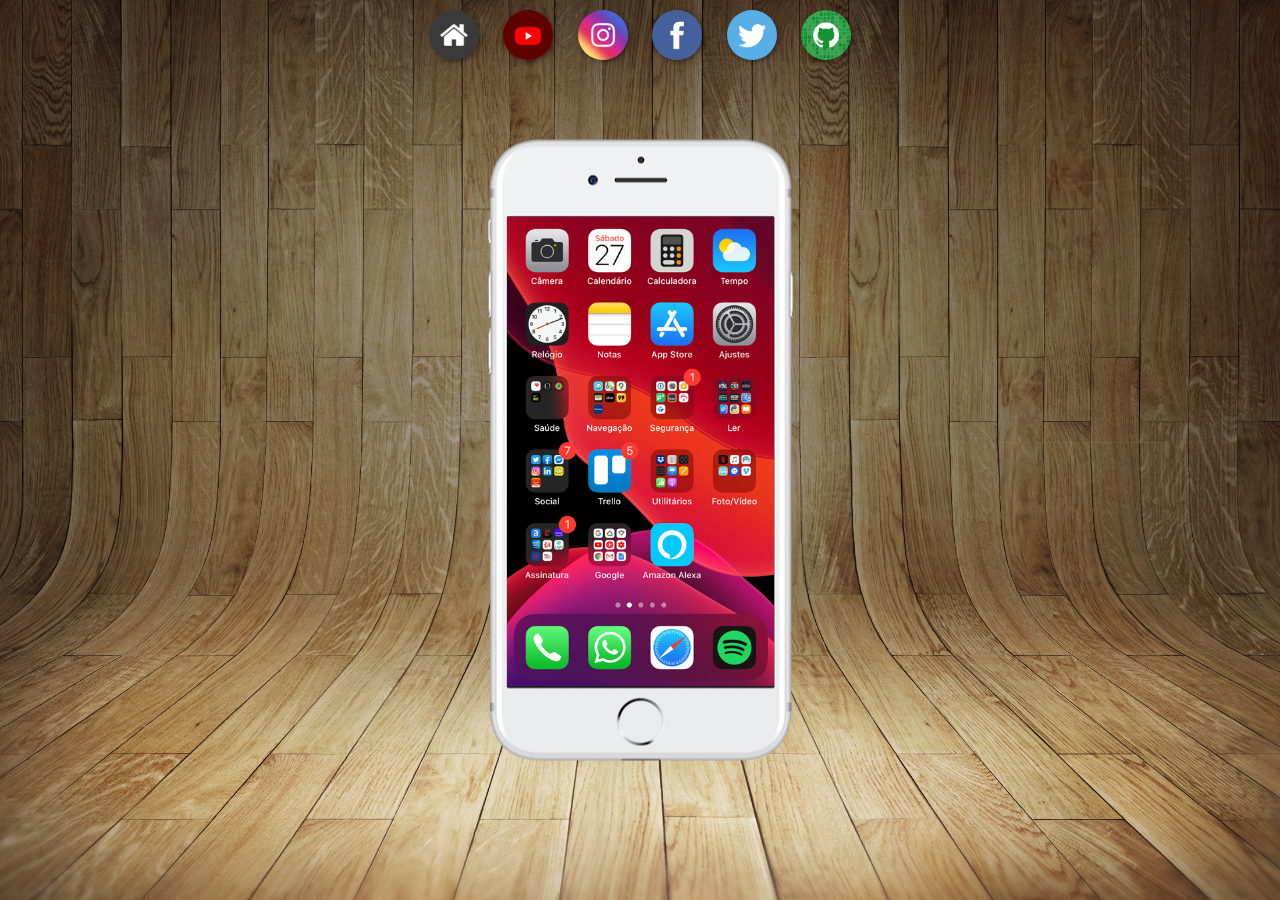
<file: index.html>
<!DOCTYPE html>
<html lang="pt-br">
<head>
    <meta charset="UTF-8">
    <meta http-equiv="X-UA-Compatible" content="IE=edge">
    <meta name="viewport" content="width=device-width, initial-scale=1.0">
    <link rel="stylesheet" href="estilos/styles.css">
    <title>Projeto de Redes Sociais</title>
</head>
<body>
    <main>
        <section id="telefone">
            <iframe src="home.html" name="tela" id="tela" frameborder="0">
                Seu navagador não é compativel com isso
            </iframe>
        </section>
        <section id="redes-sociais">
            <a href="home.html" target="tela"> <img src="imagens/logo-home.jpg" alt="Home"></a>
            <a href="youtube.html" target="tela"> <img src="imagens/logo-youtube.jpg" alt="Youtube"></a>
            <a href="instagram.html" target="tela"><img src="imagens/logo-instagram.jpg" alt="insta"></a>
            <a href="facebook.html" target="tela"><img src="imagens/logo-facebook.jpg" alt="face"></a>
            <a href="twitter.html" target="tela"><img src="imagens/logo-twitter.jpg" alt="twitter"></a>
            <a href="github.html" target="tela"><img src="imagens/logo-github.jpg" alt="github"></a>
        </section>

    </main>
</body>
</html>
</file>
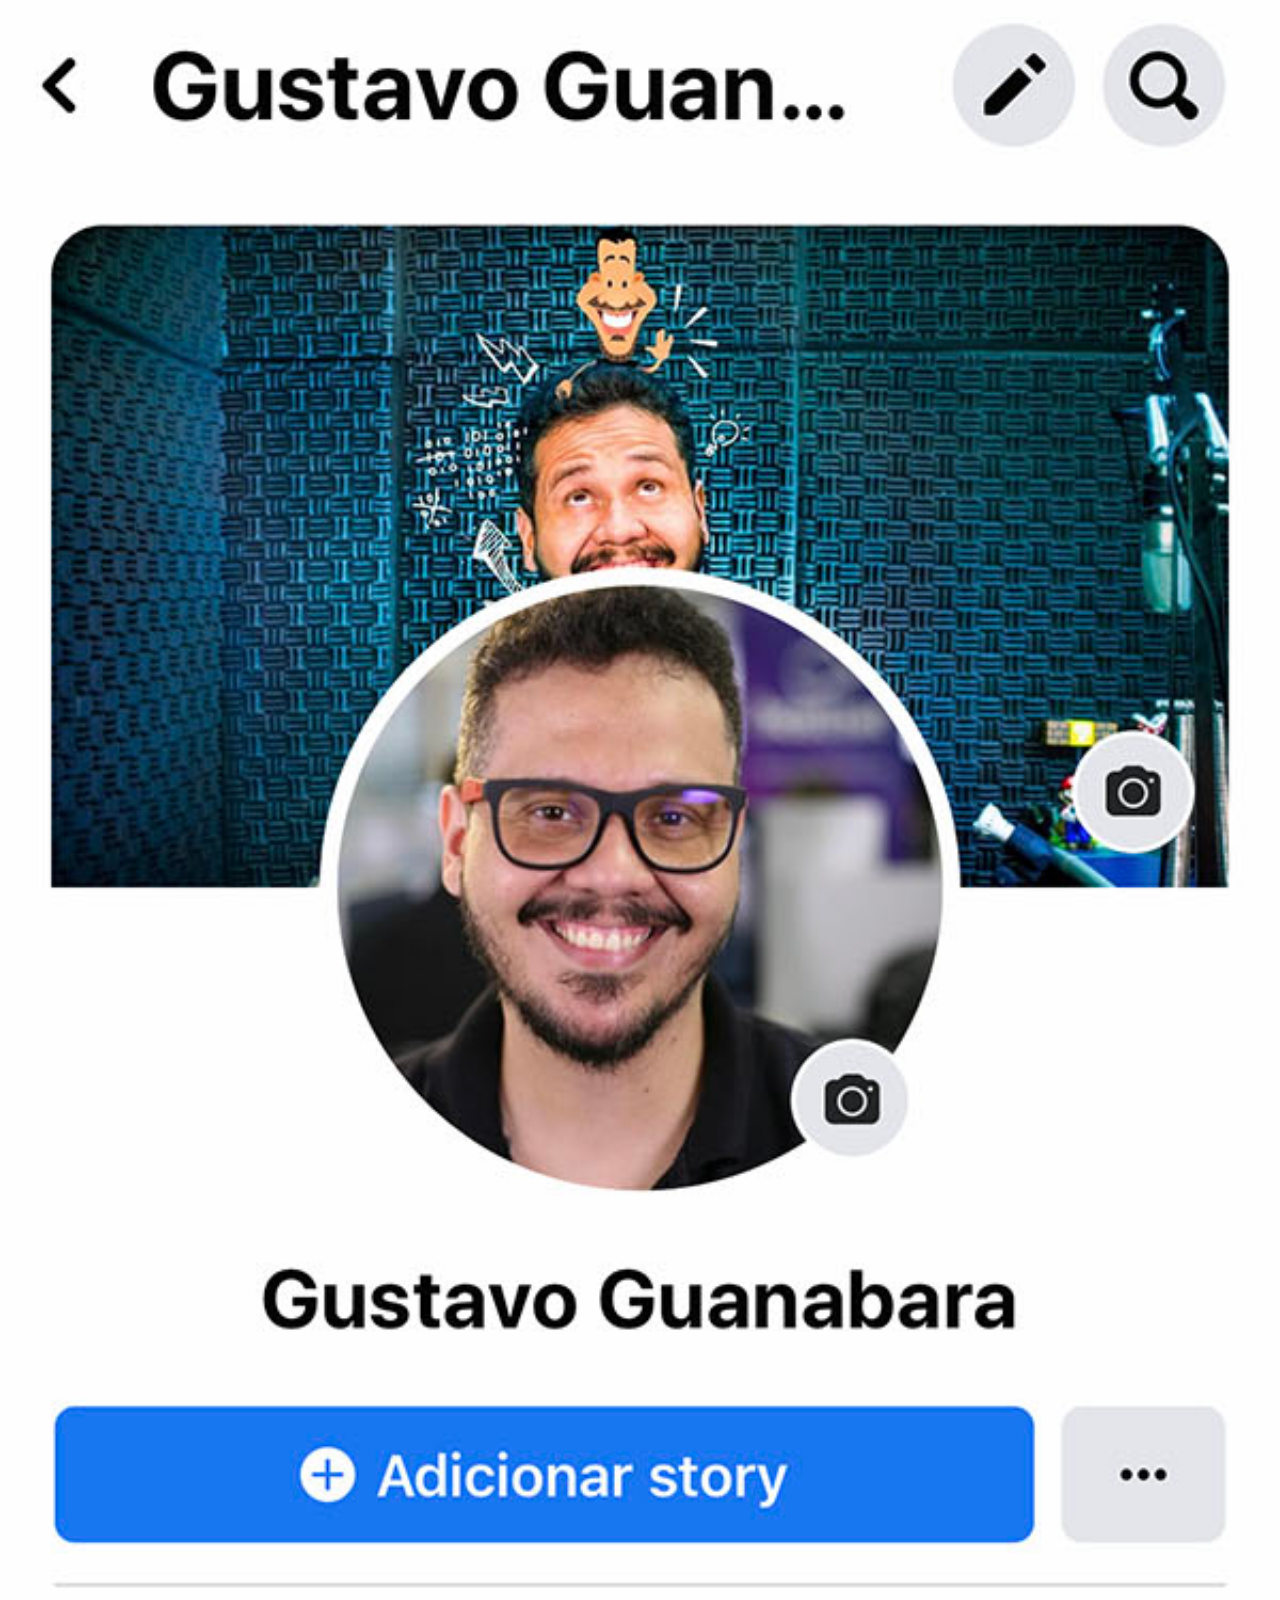
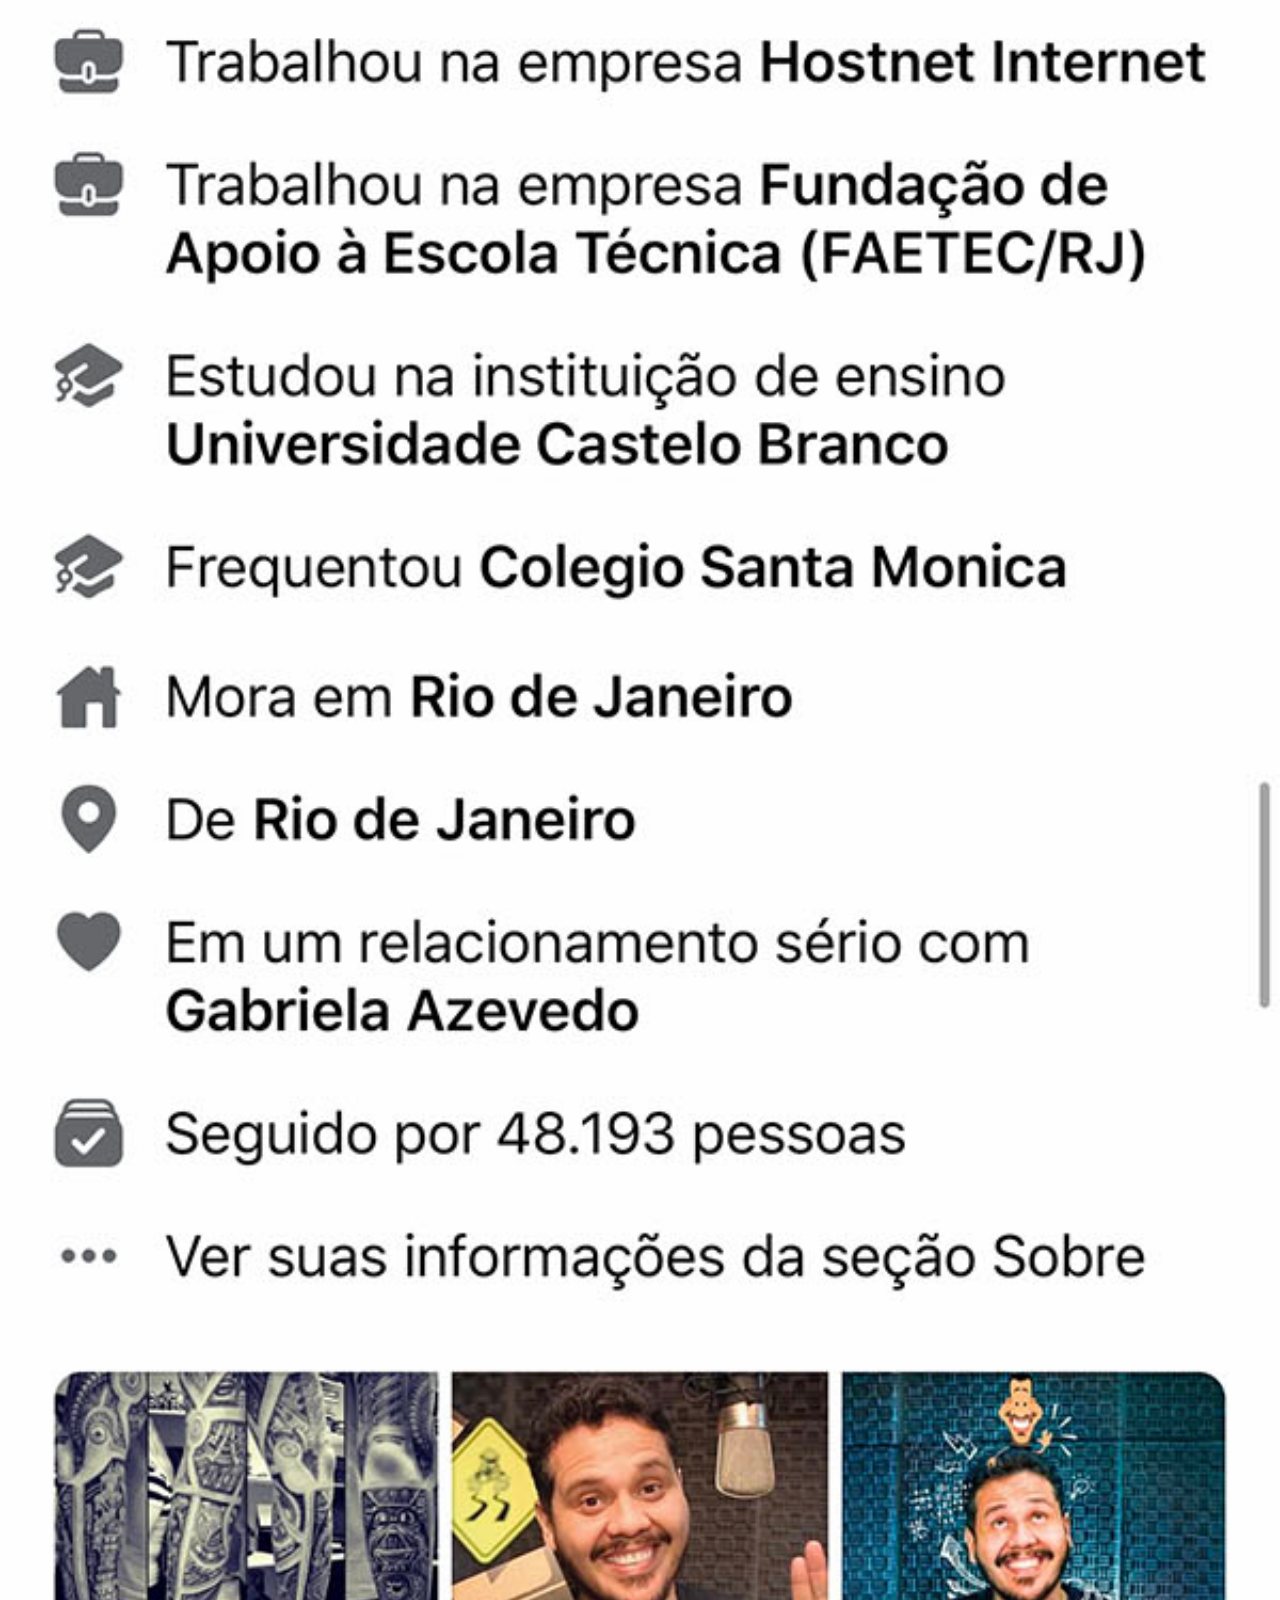
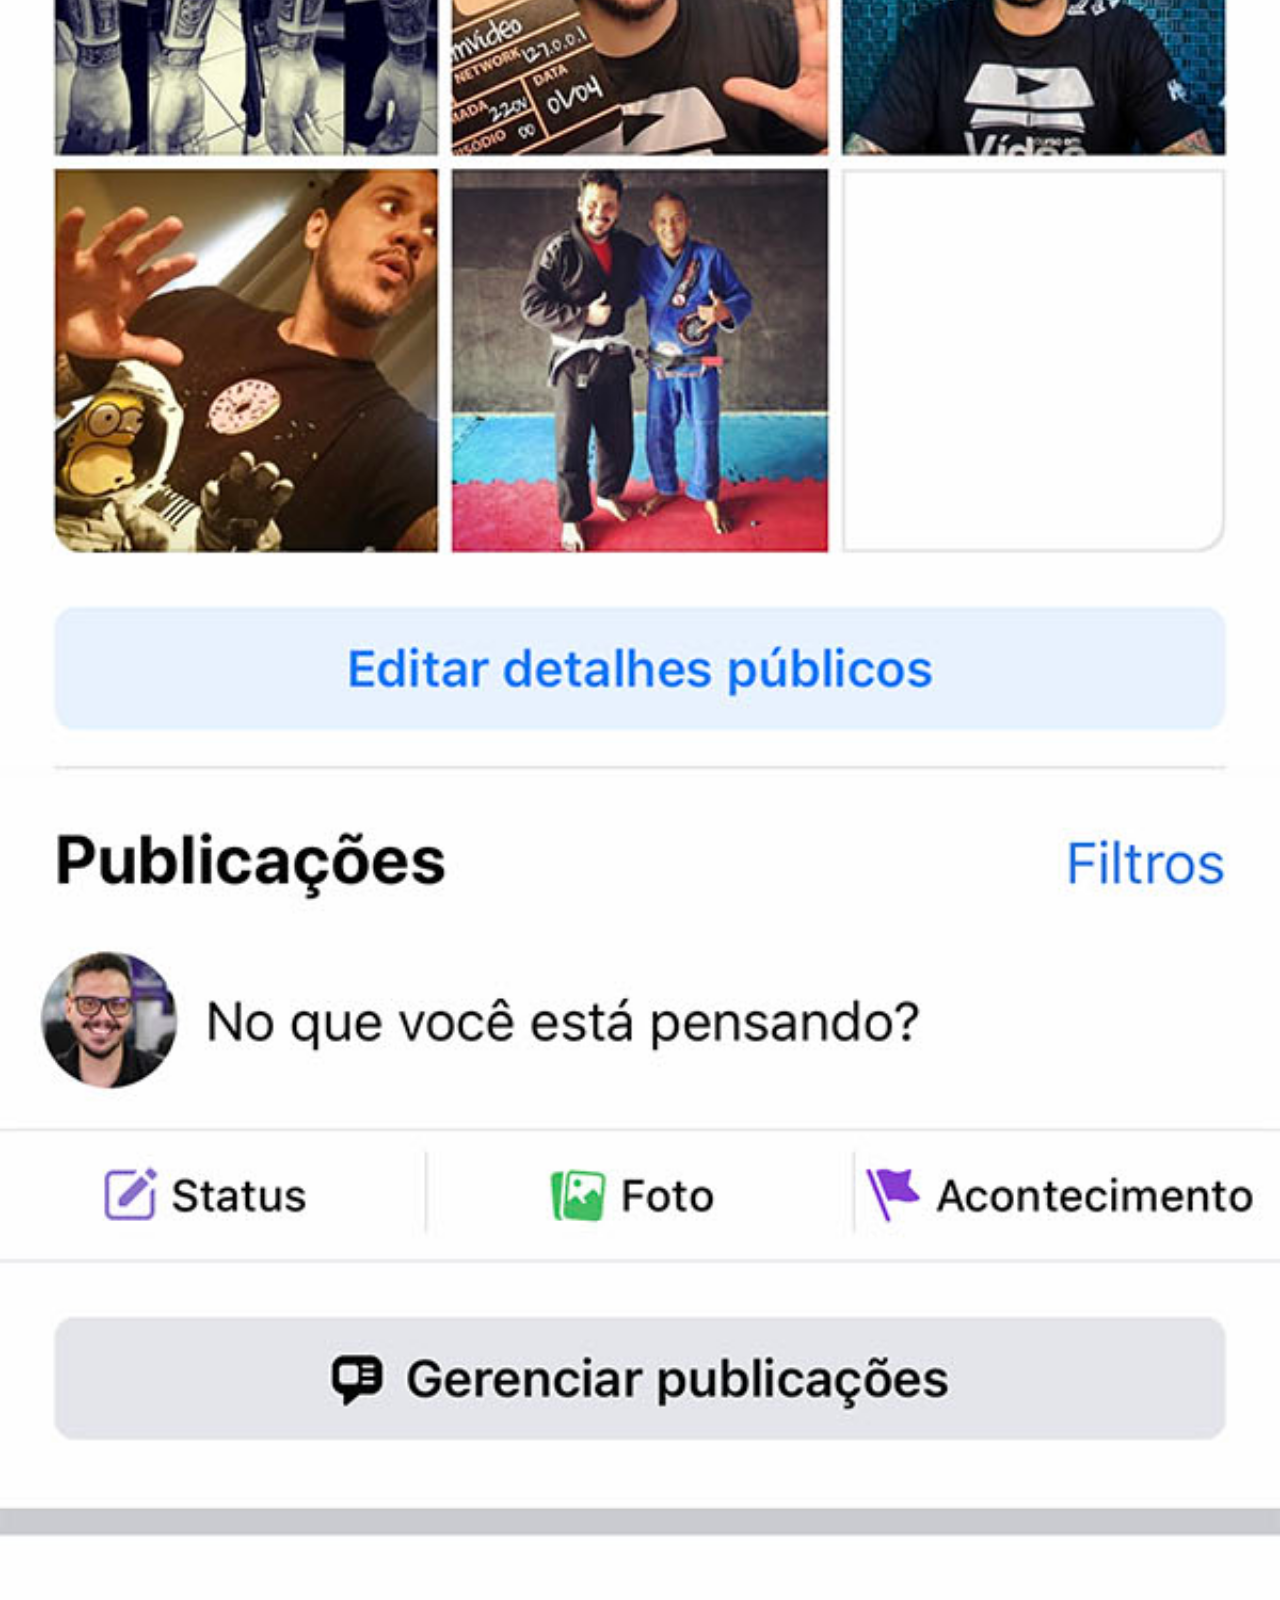
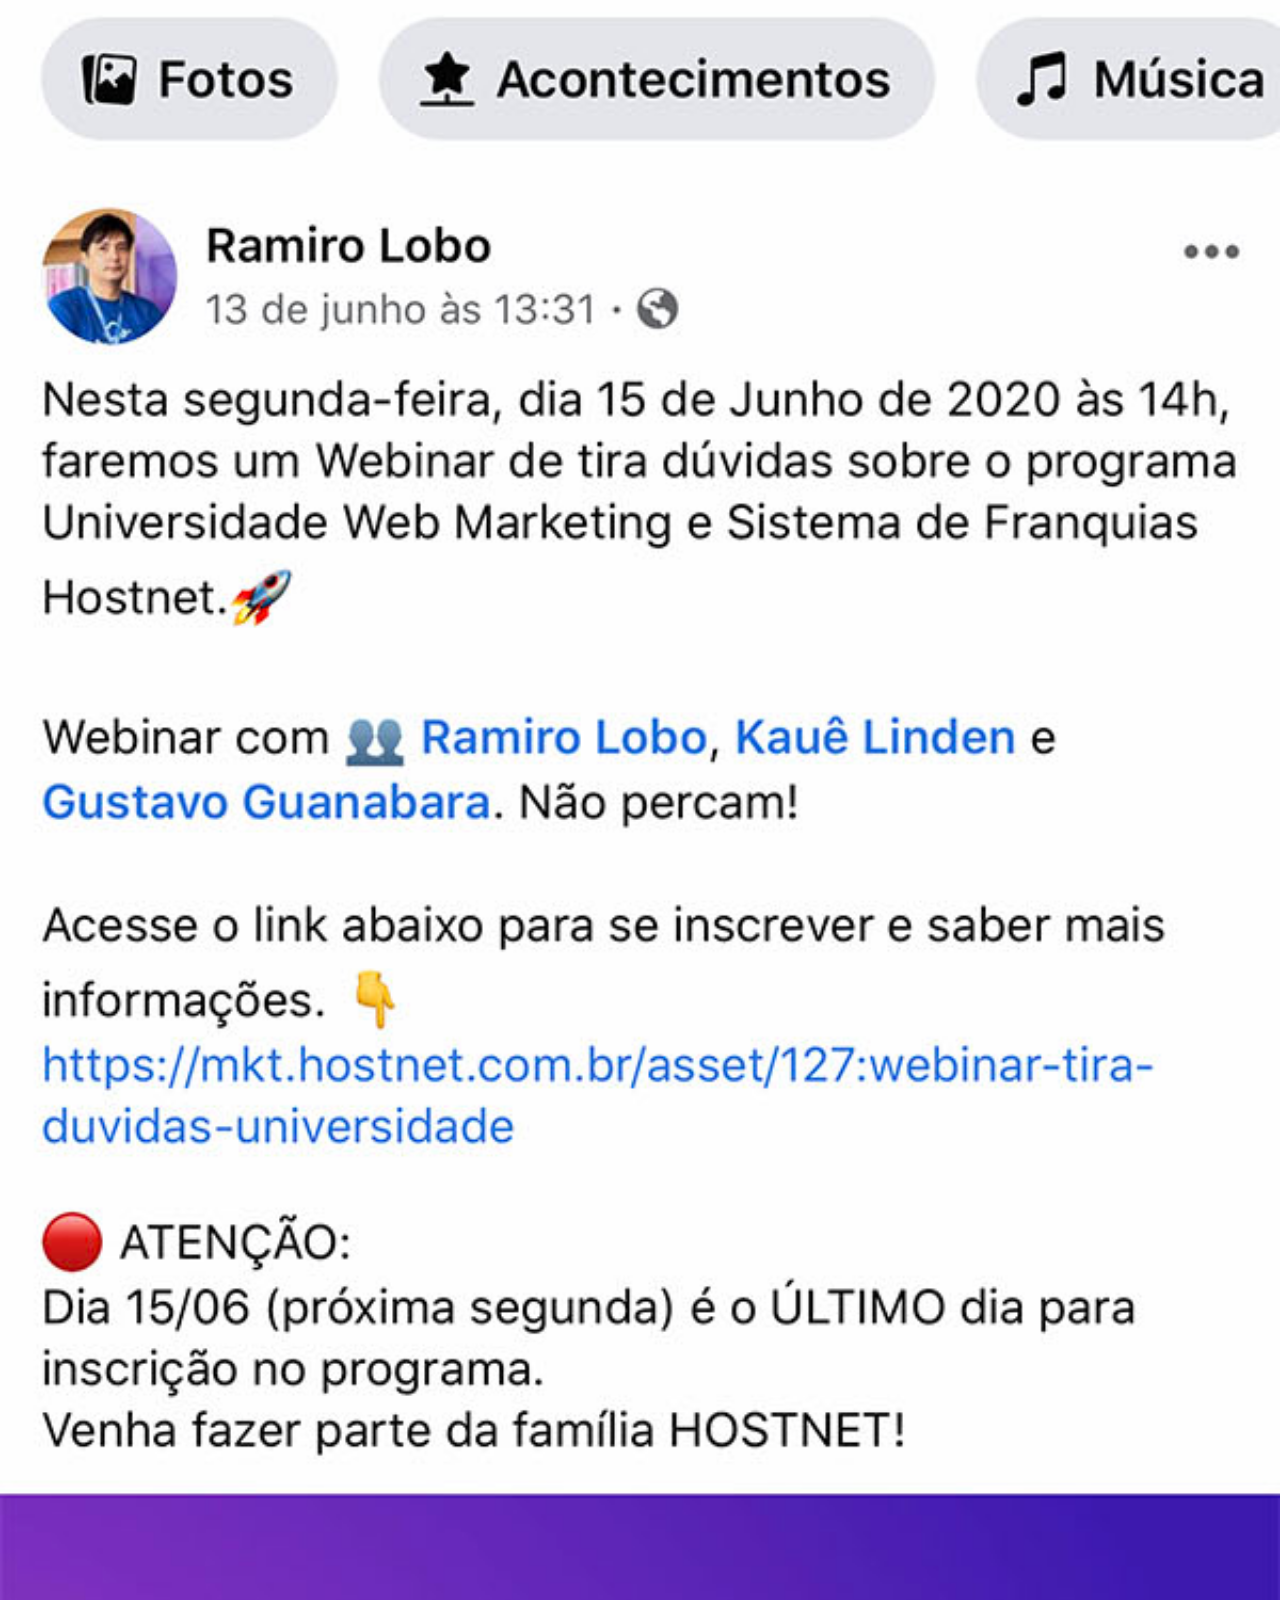
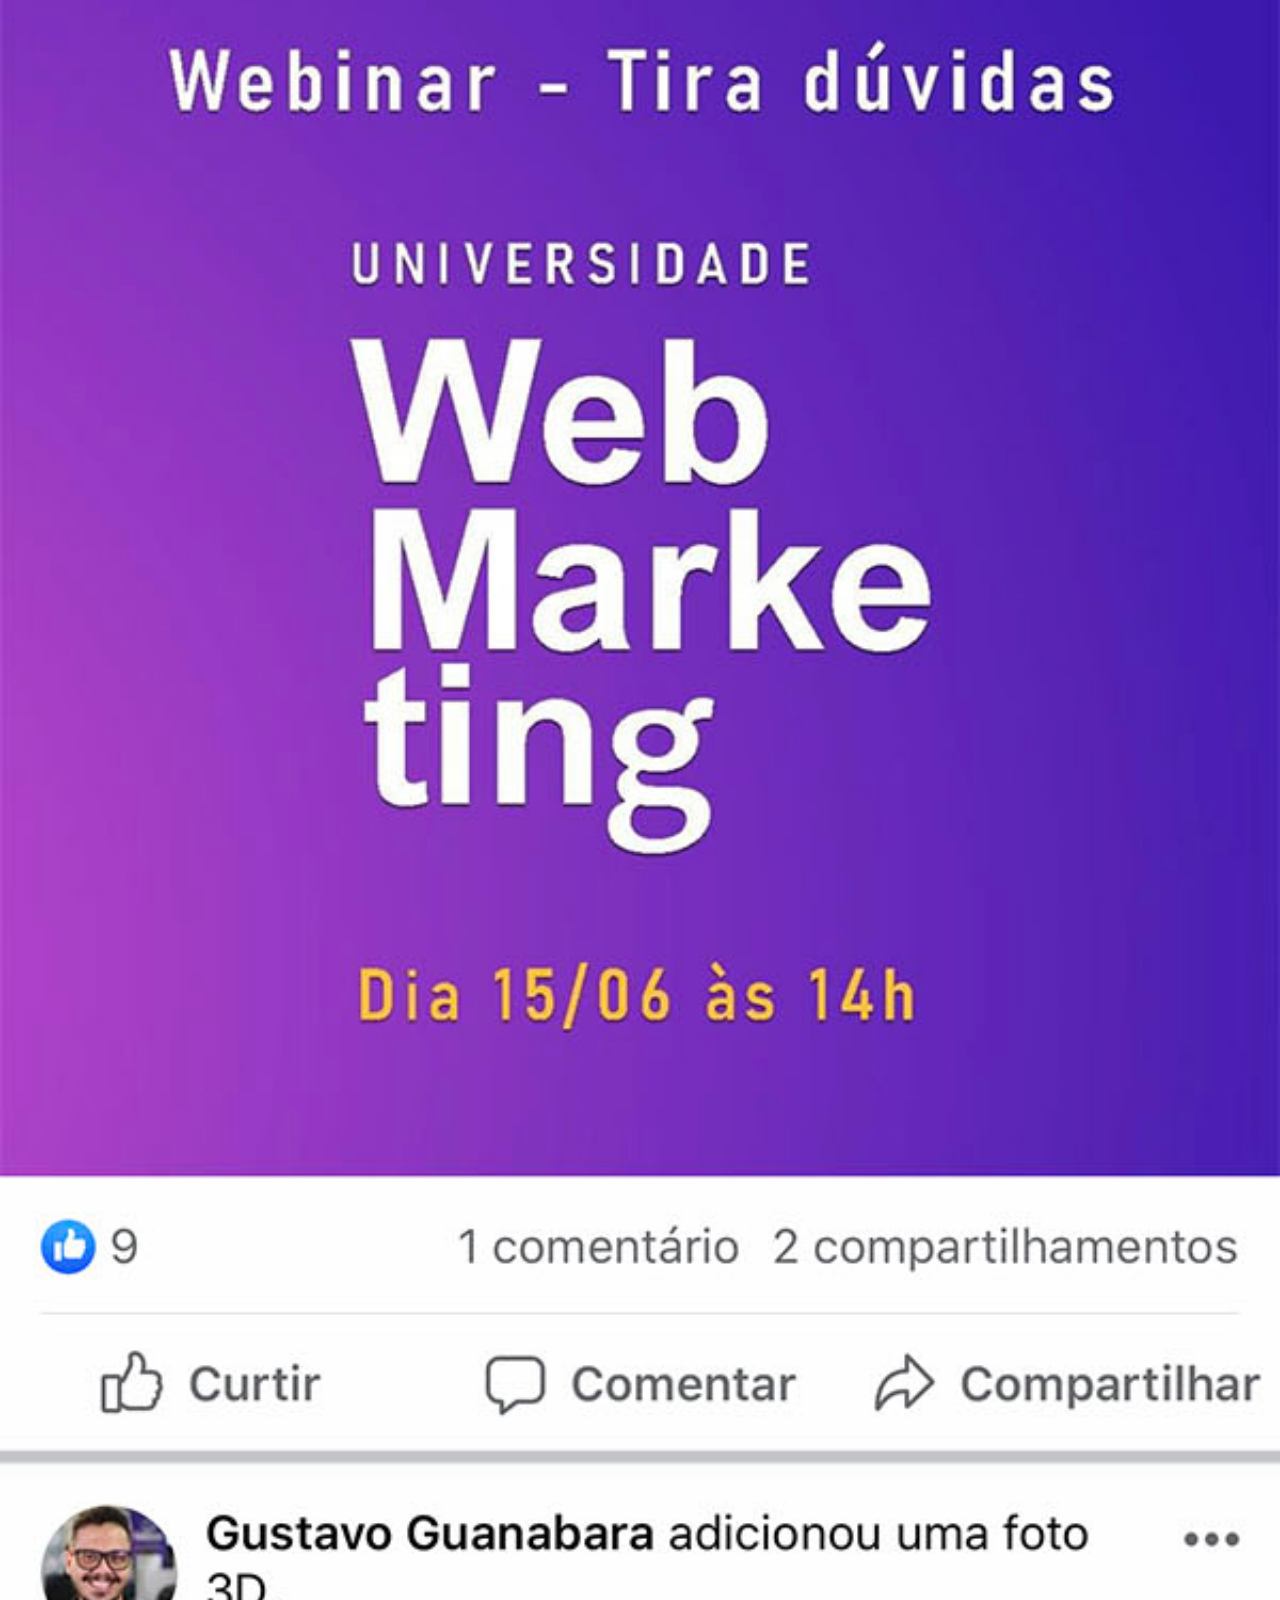
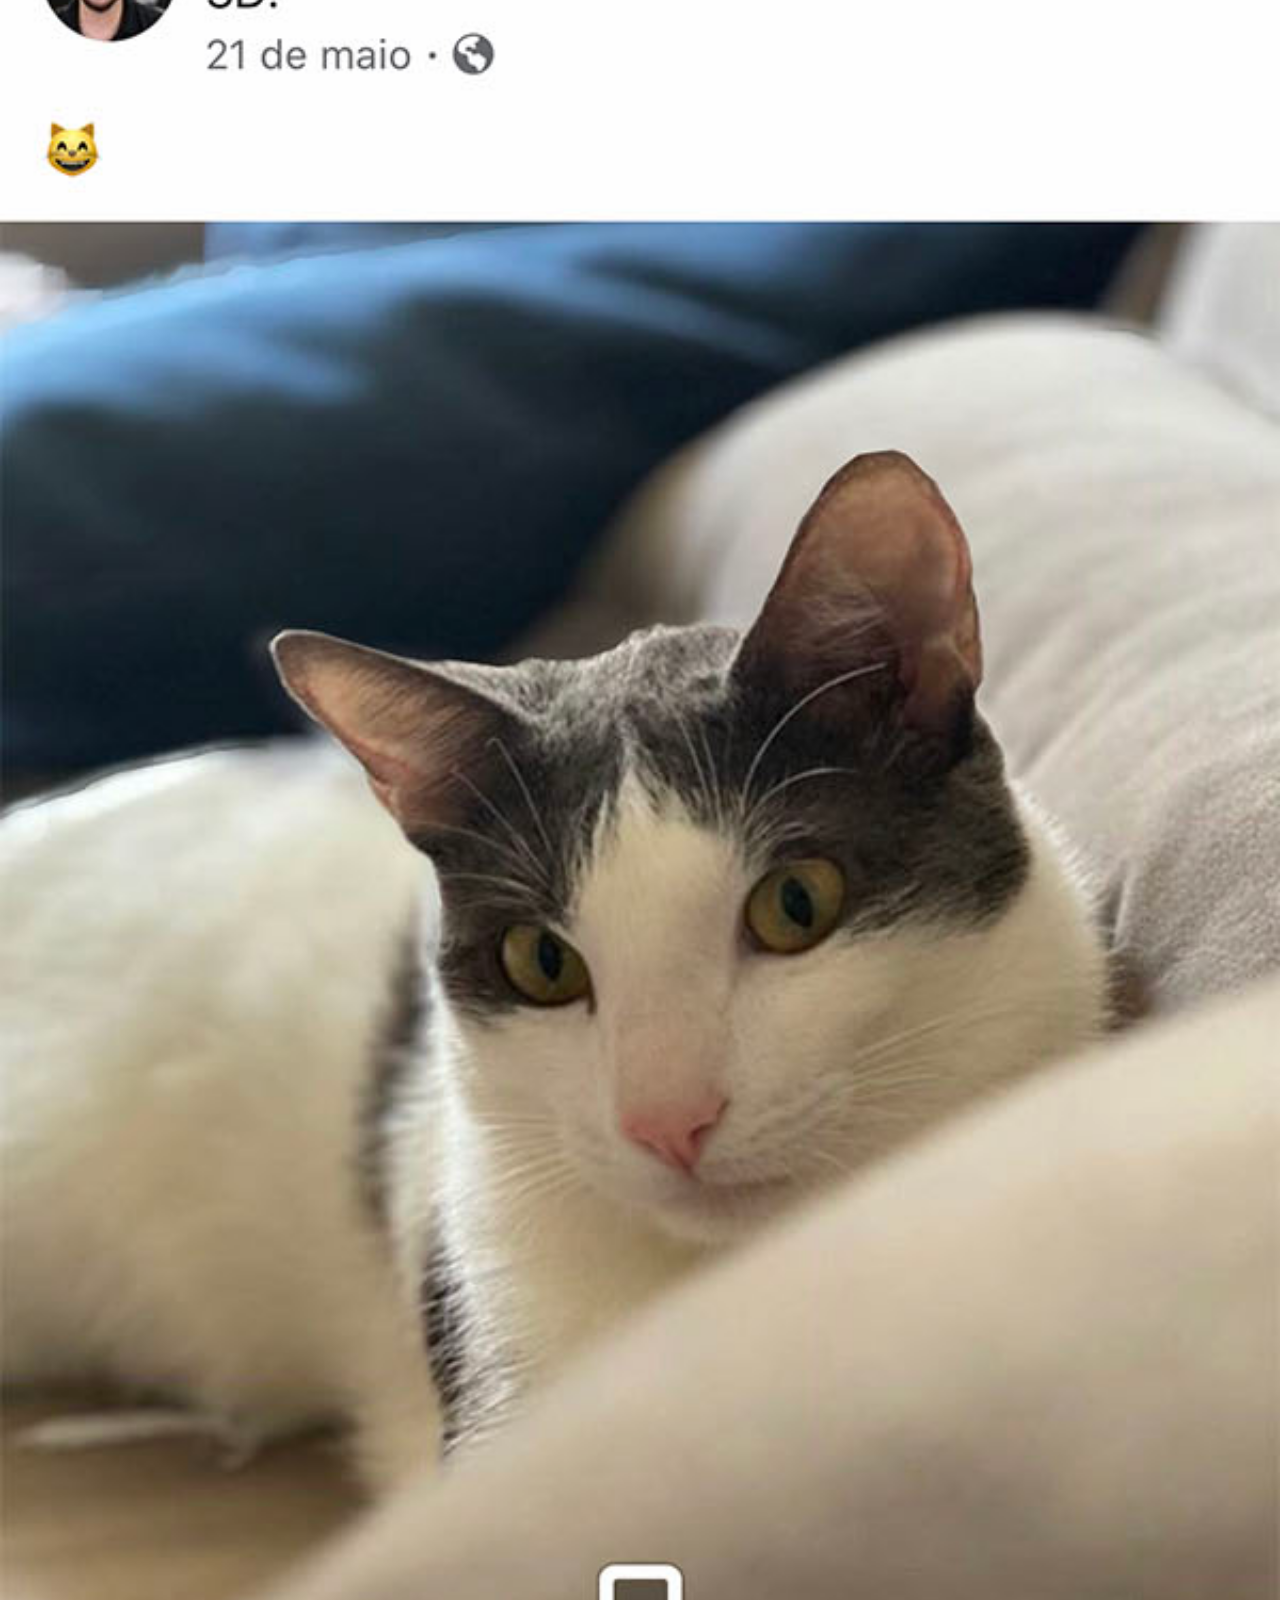
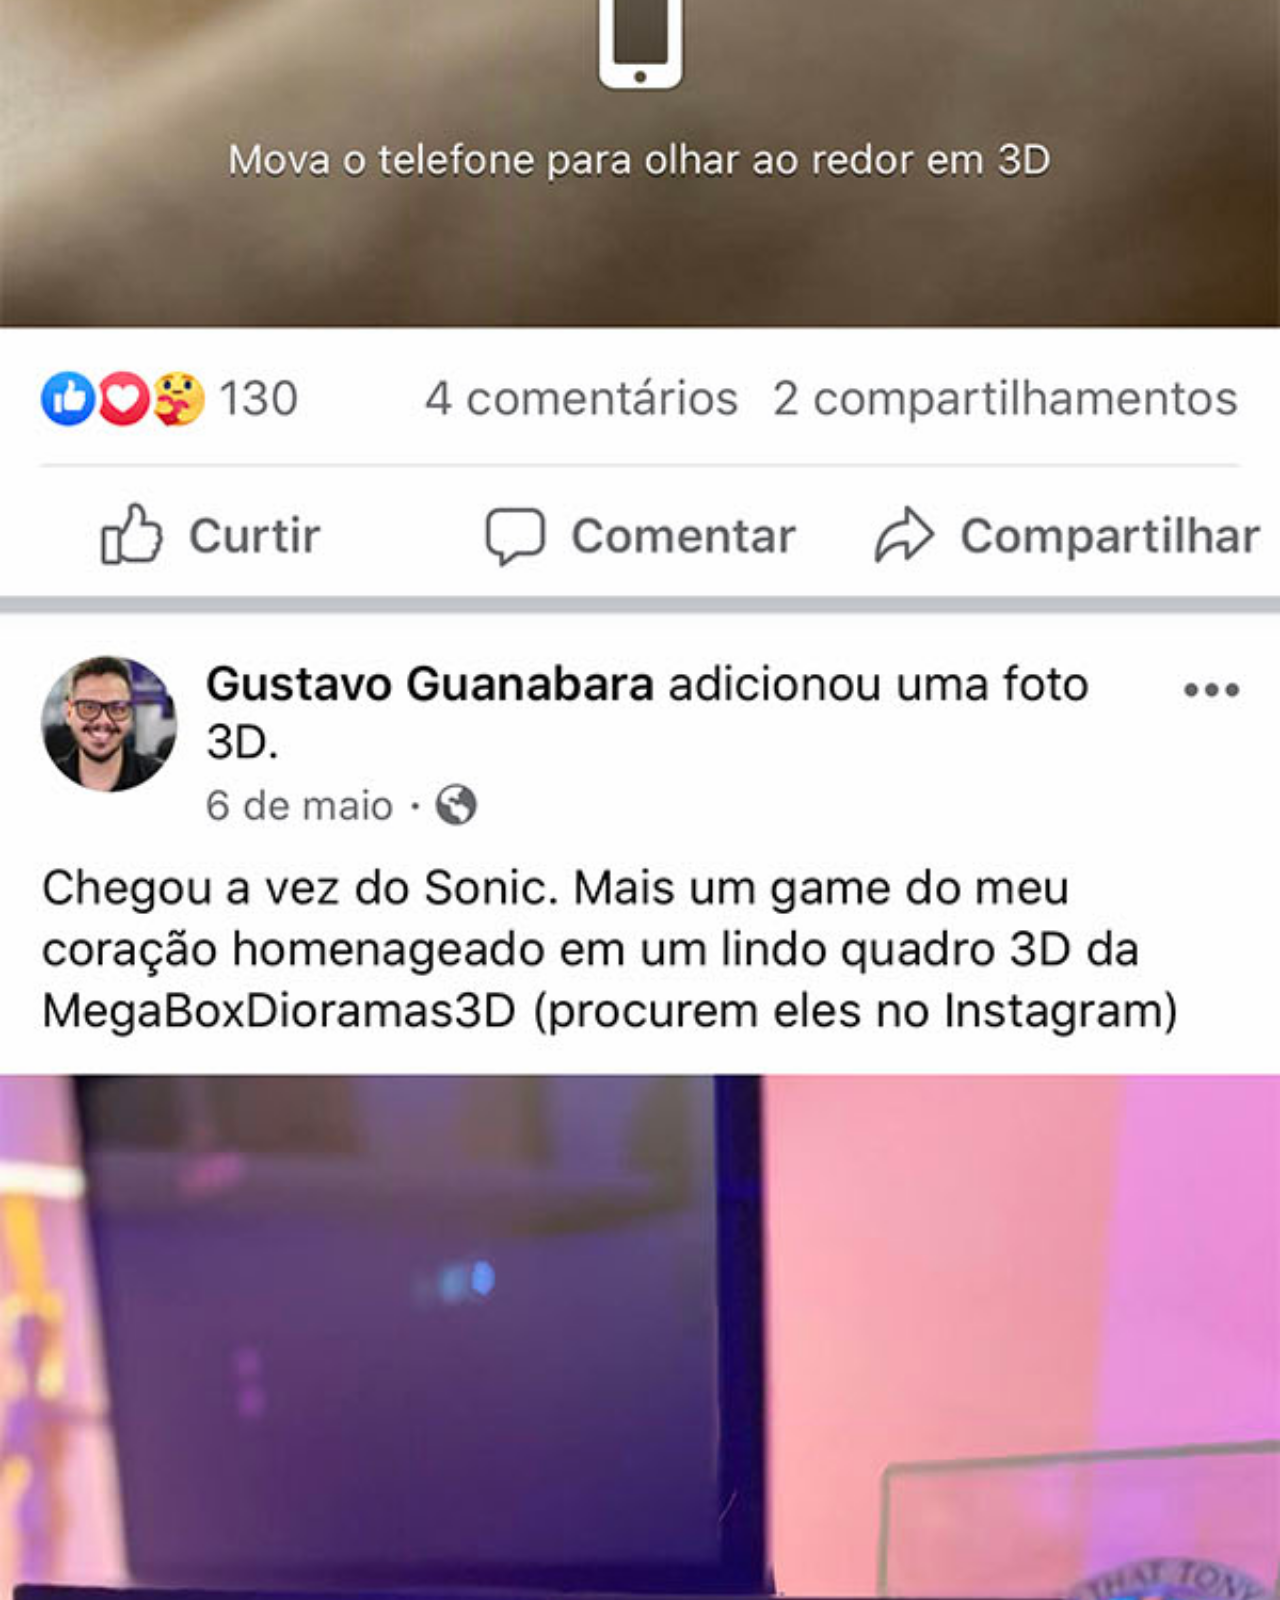
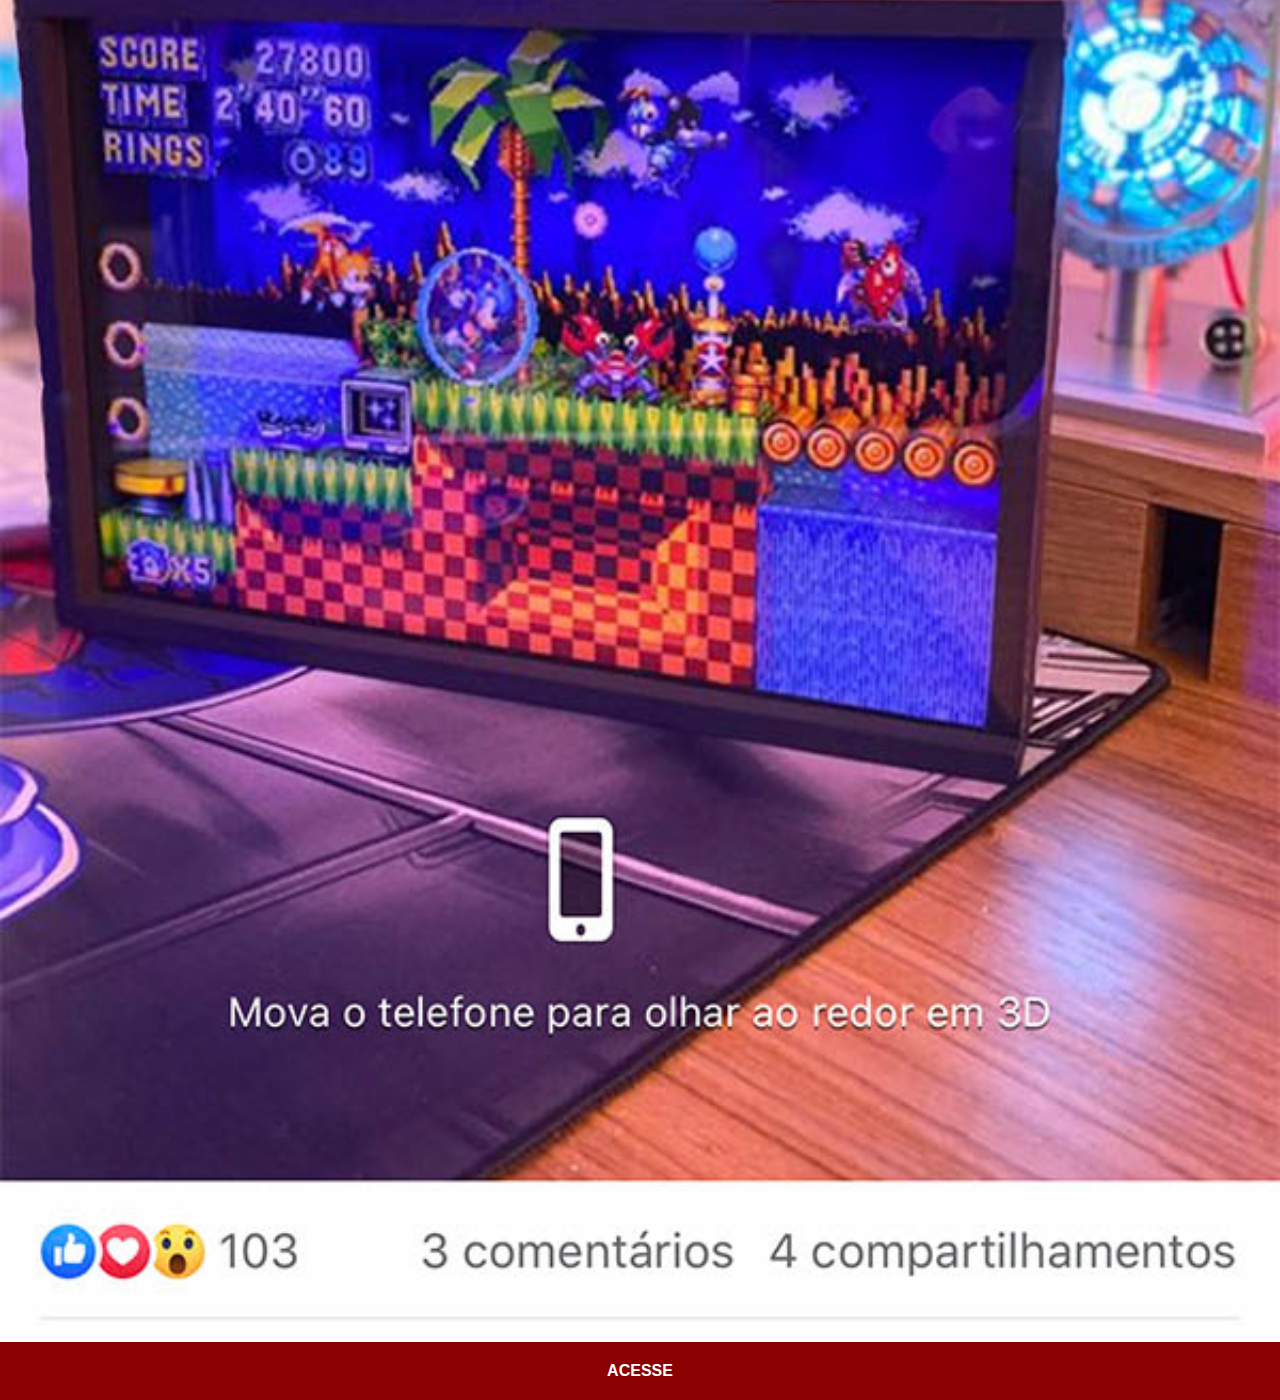
<file: facebook.html>
<!DOCTYPE html>
<html lang="pt-br">
<head>
    <meta charset="UTF-8">
    <meta http-equiv="X-UA-Compatible" content="IE=edge">
    <meta name="viewport" content="width=device-width, initial-scale=1.0">
    <title>Facebook</title>
    <link rel="stylesheet" href="estilos/social.css">
</head>
<body>
    <img src="imagens/tela-facebook.jpg" alt="Facebook">
    <a href="https://www.facebook.com/gustavoguanabara/" target="_blank">ACESSE</a>
</body>
</html>
</file>
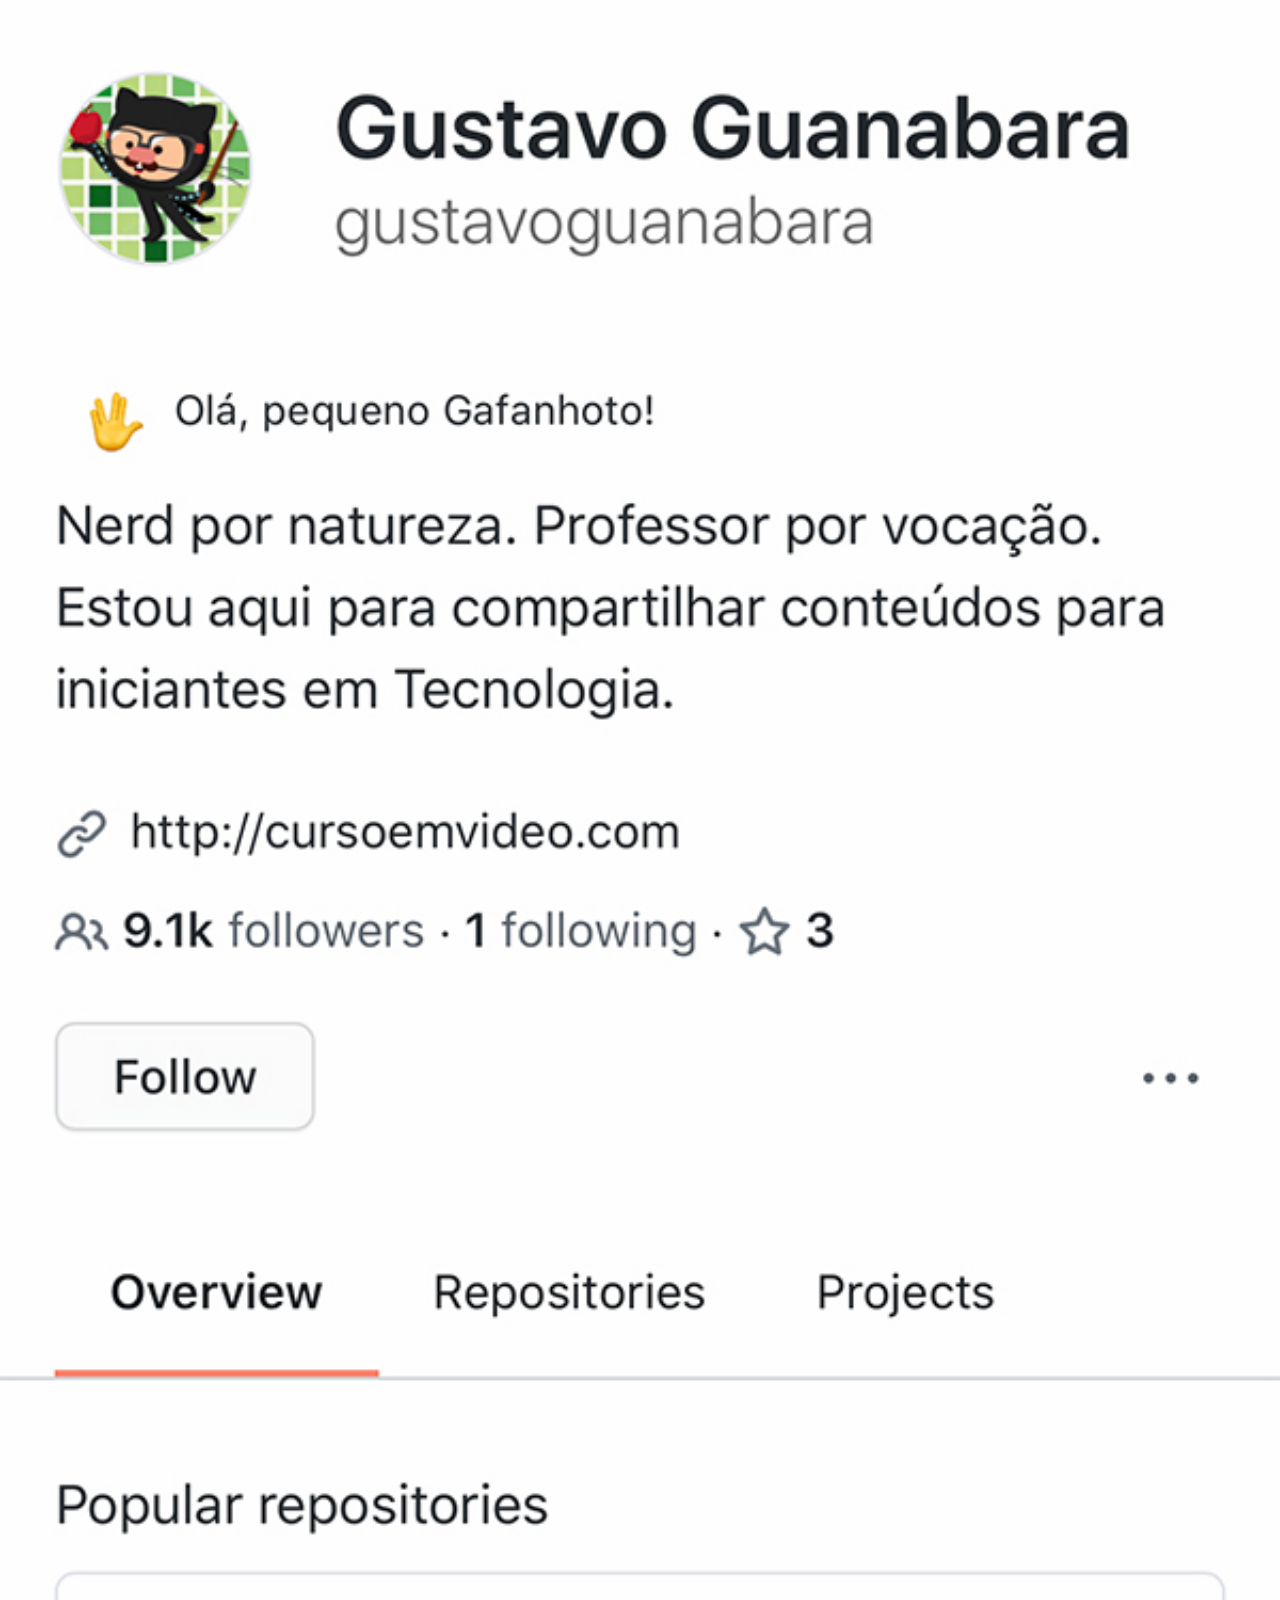
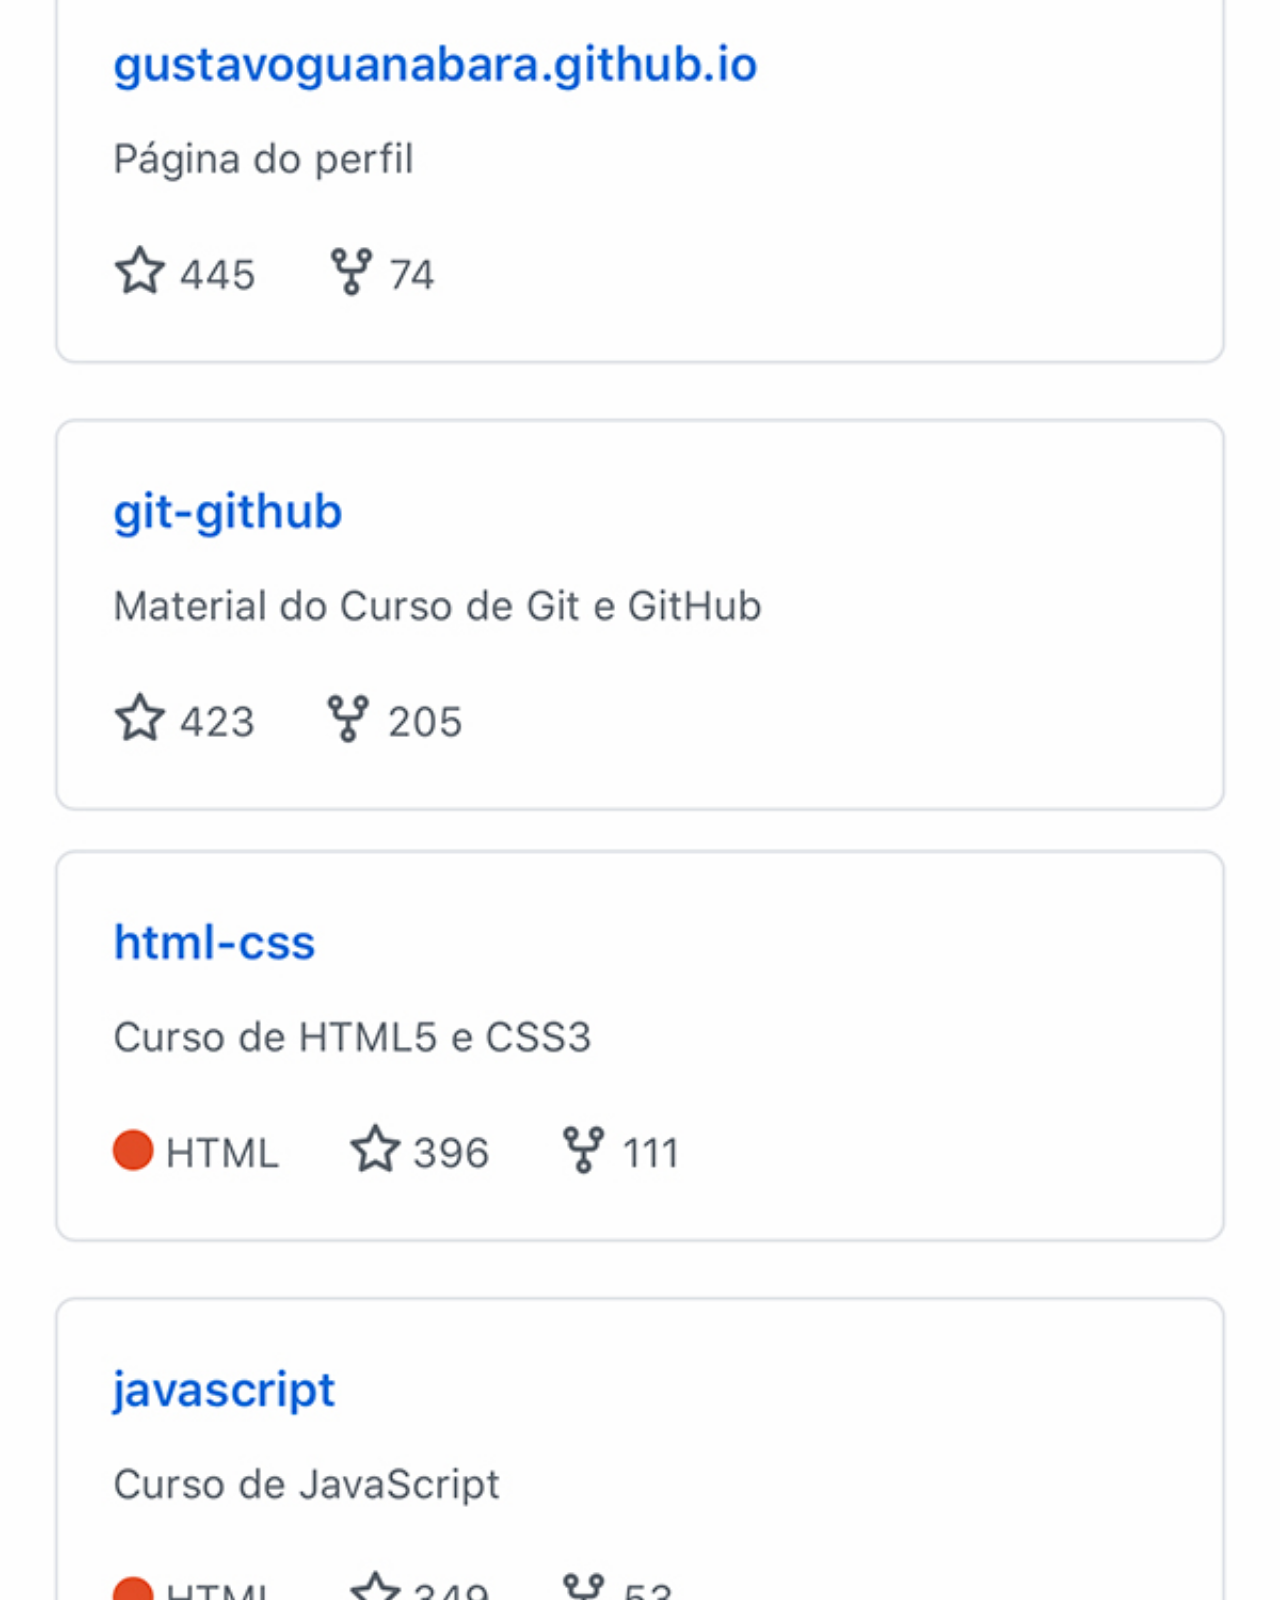
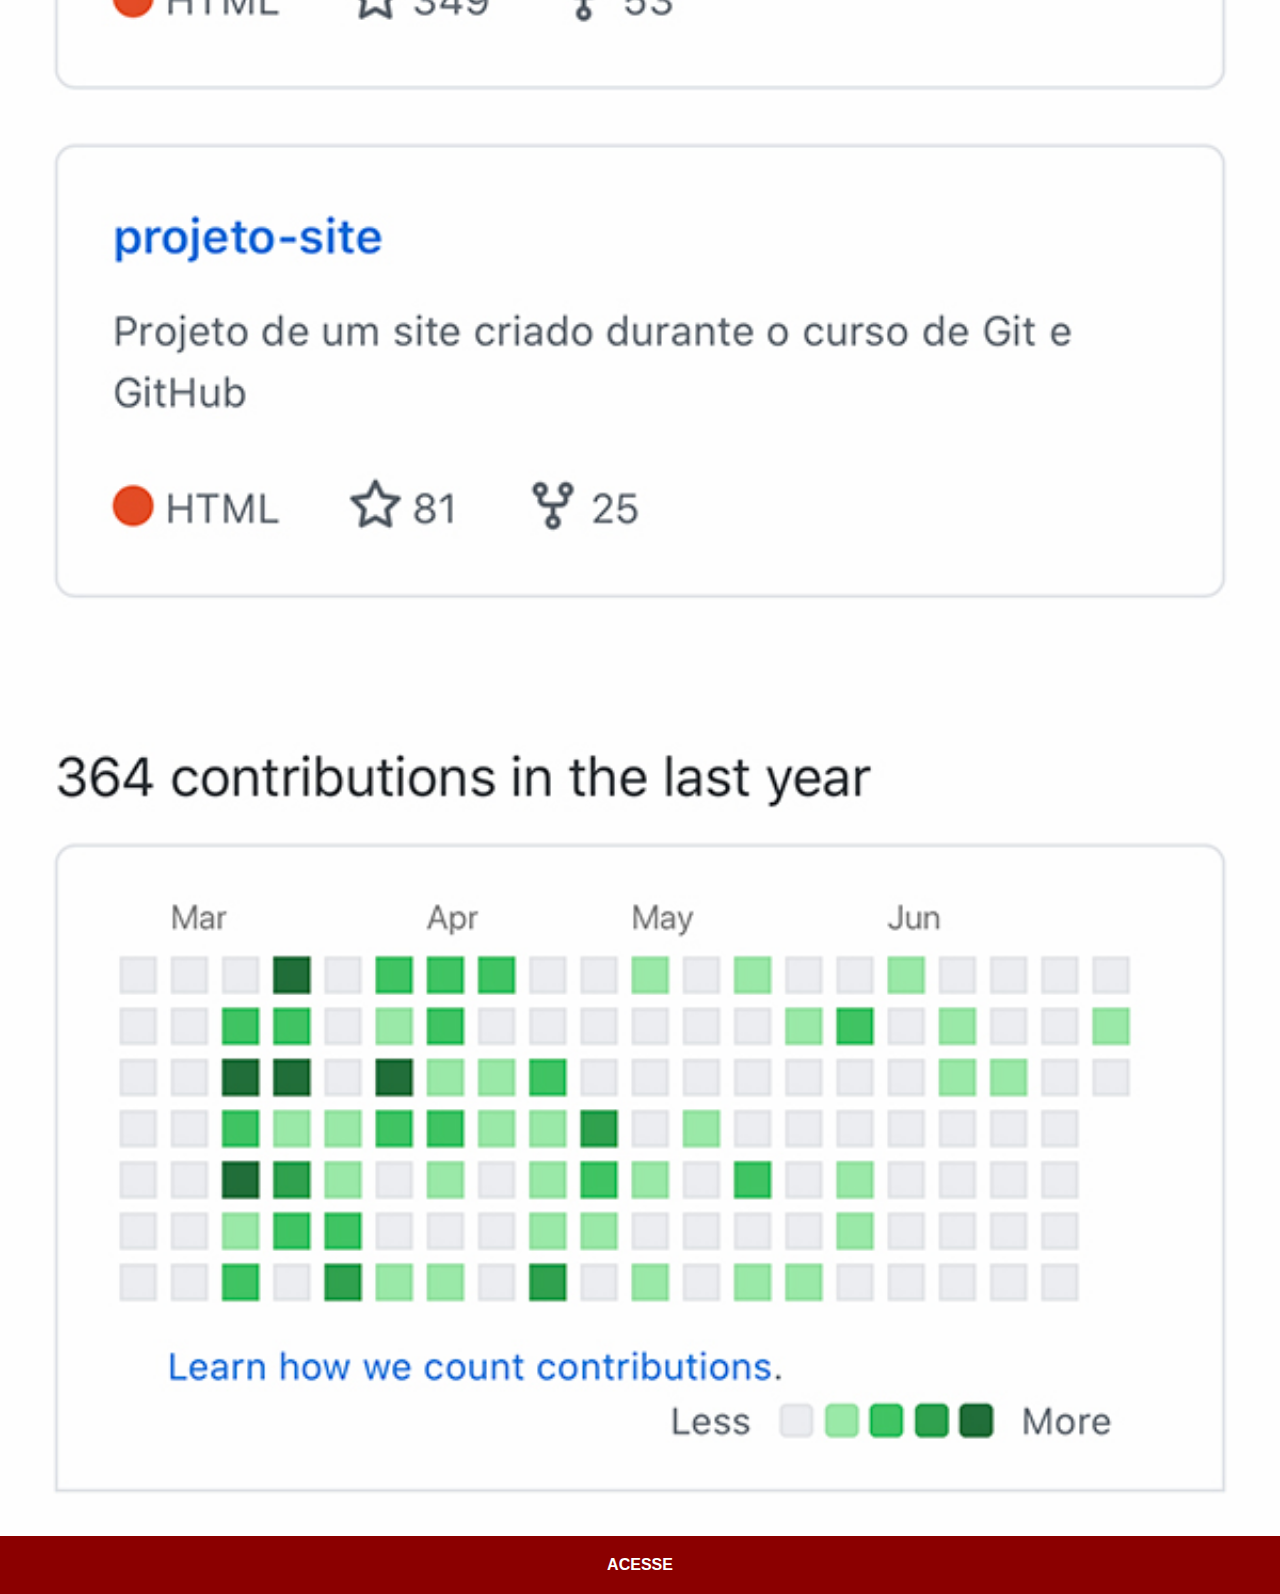
<file: github.html>
<!DOCTYPE html>
<html lang="pt-br">
<head>
    <meta charset="UTF-8">
    <meta http-equiv="X-UA-Compatible" content="IE=edge">
    <meta name="viewport" content="width=device-width, initial-scale=1.0">
    <title>GitHub</title>
    <link rel="stylesheet" href="estilos/social.css">
</head>
<body>
    <img src="imagens/tela-github.jpg" alt="GitHub">
    <a href="https://github.com/gustavoguanabara" target="_blank">ACESSE</a>
</body>
</html>
</file>
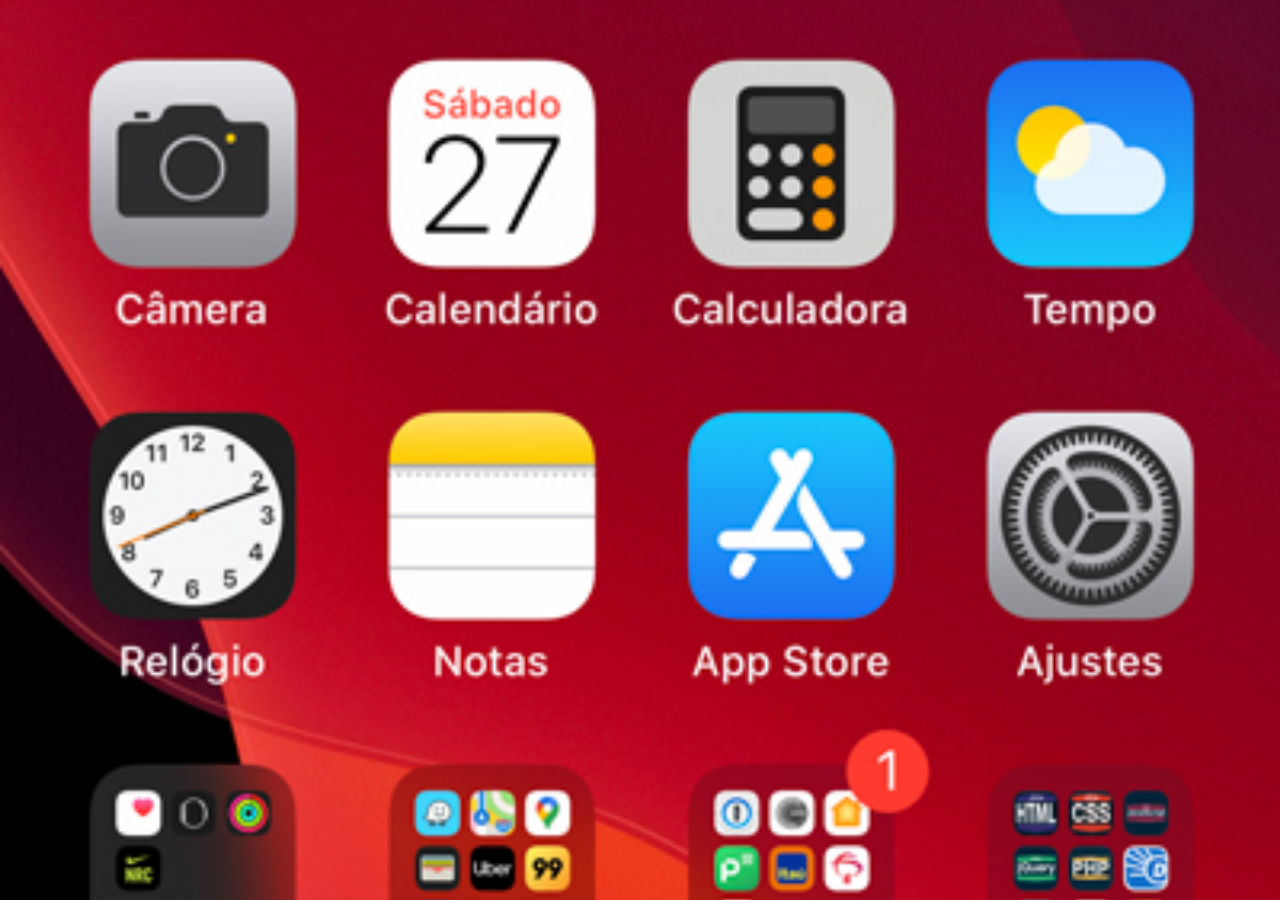
<file: home.html>
<!DOCTYPE html>
<html lang="en">
<head>
    <meta charset="UTF-8">
    <meta http-equiv="X-UA-Compatible" content="IE=edge">
    <meta name="viewport" content="width=device-width, initial-scale=1.0">
    <title>Document</title>
</head>
<style>
    *{
        margin: 0;
        padding: 0;

    }
    body{
        width: 100vw;
        height: 100vh;
        background: black url(imagens/tela-home.jpg) no-repeat top center;
        background-size: cover;
    }
</style>
<body>
    
</body>
</html>
</file>
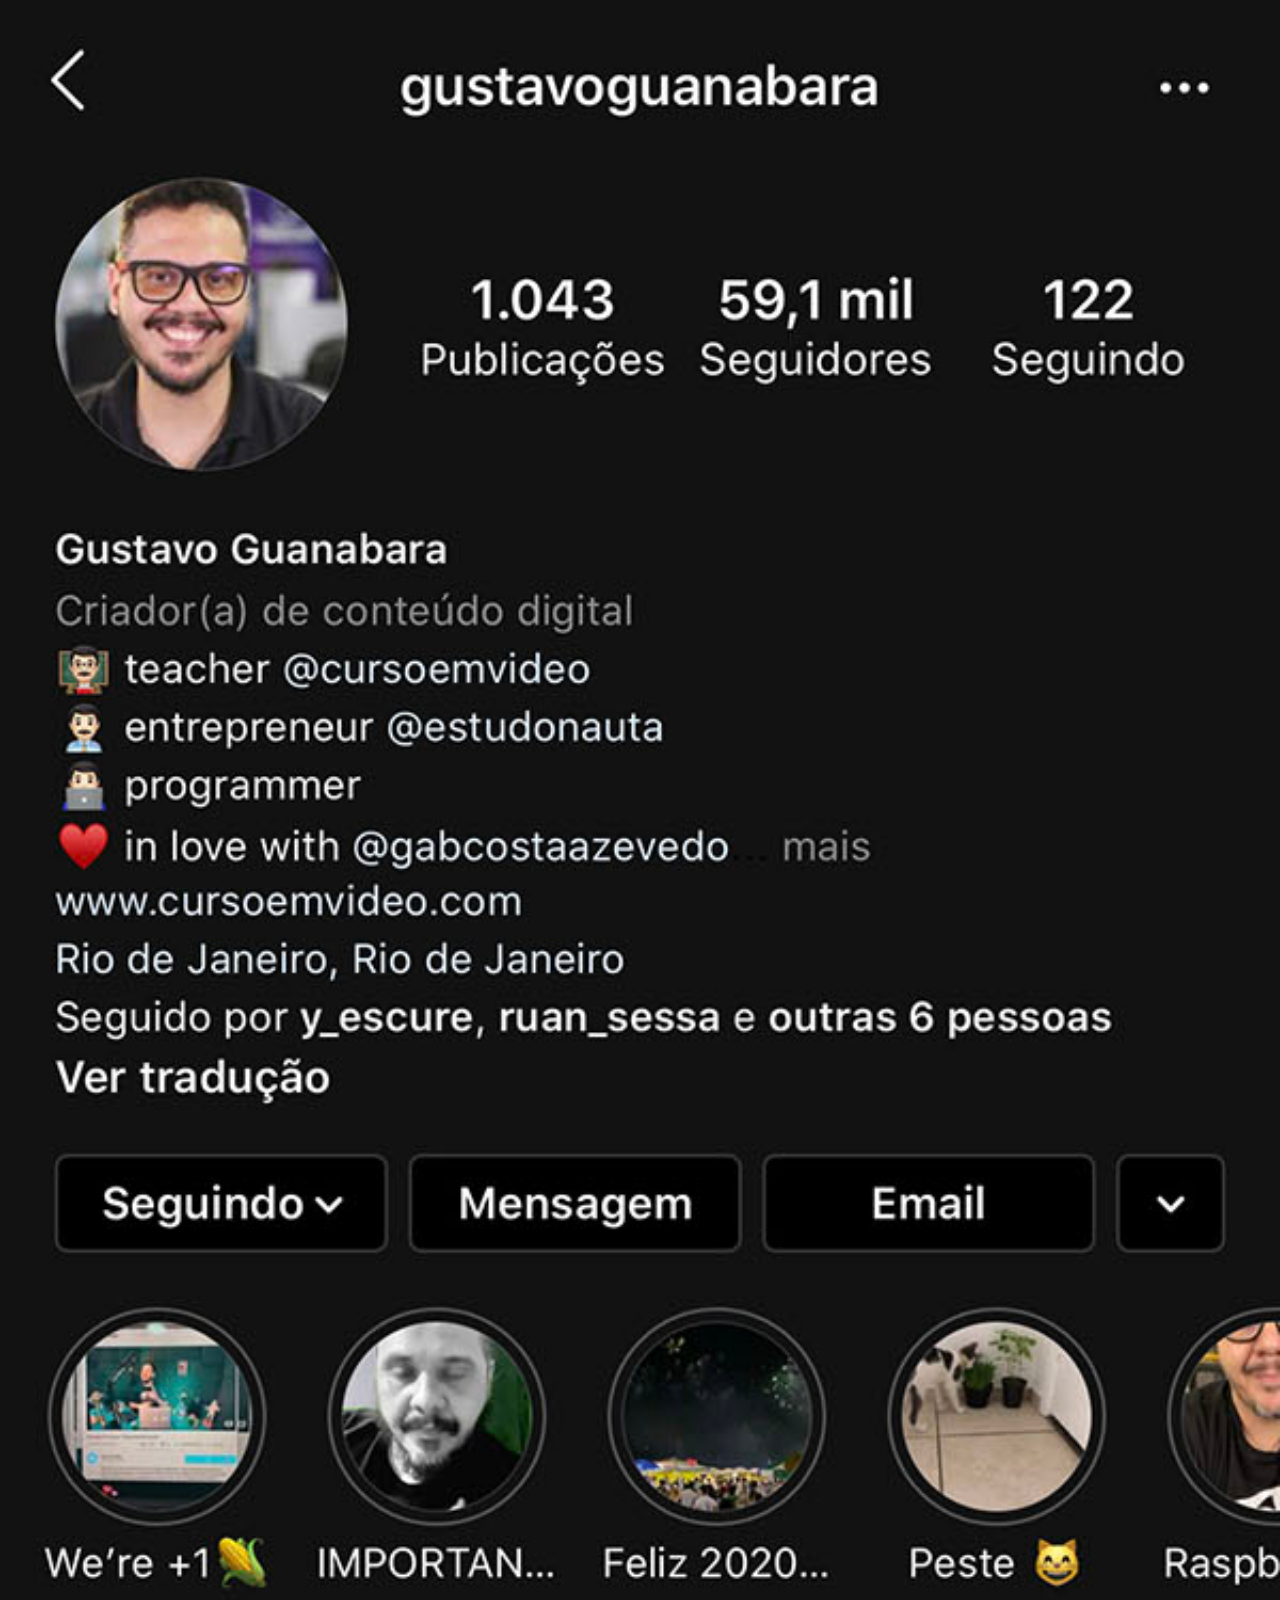
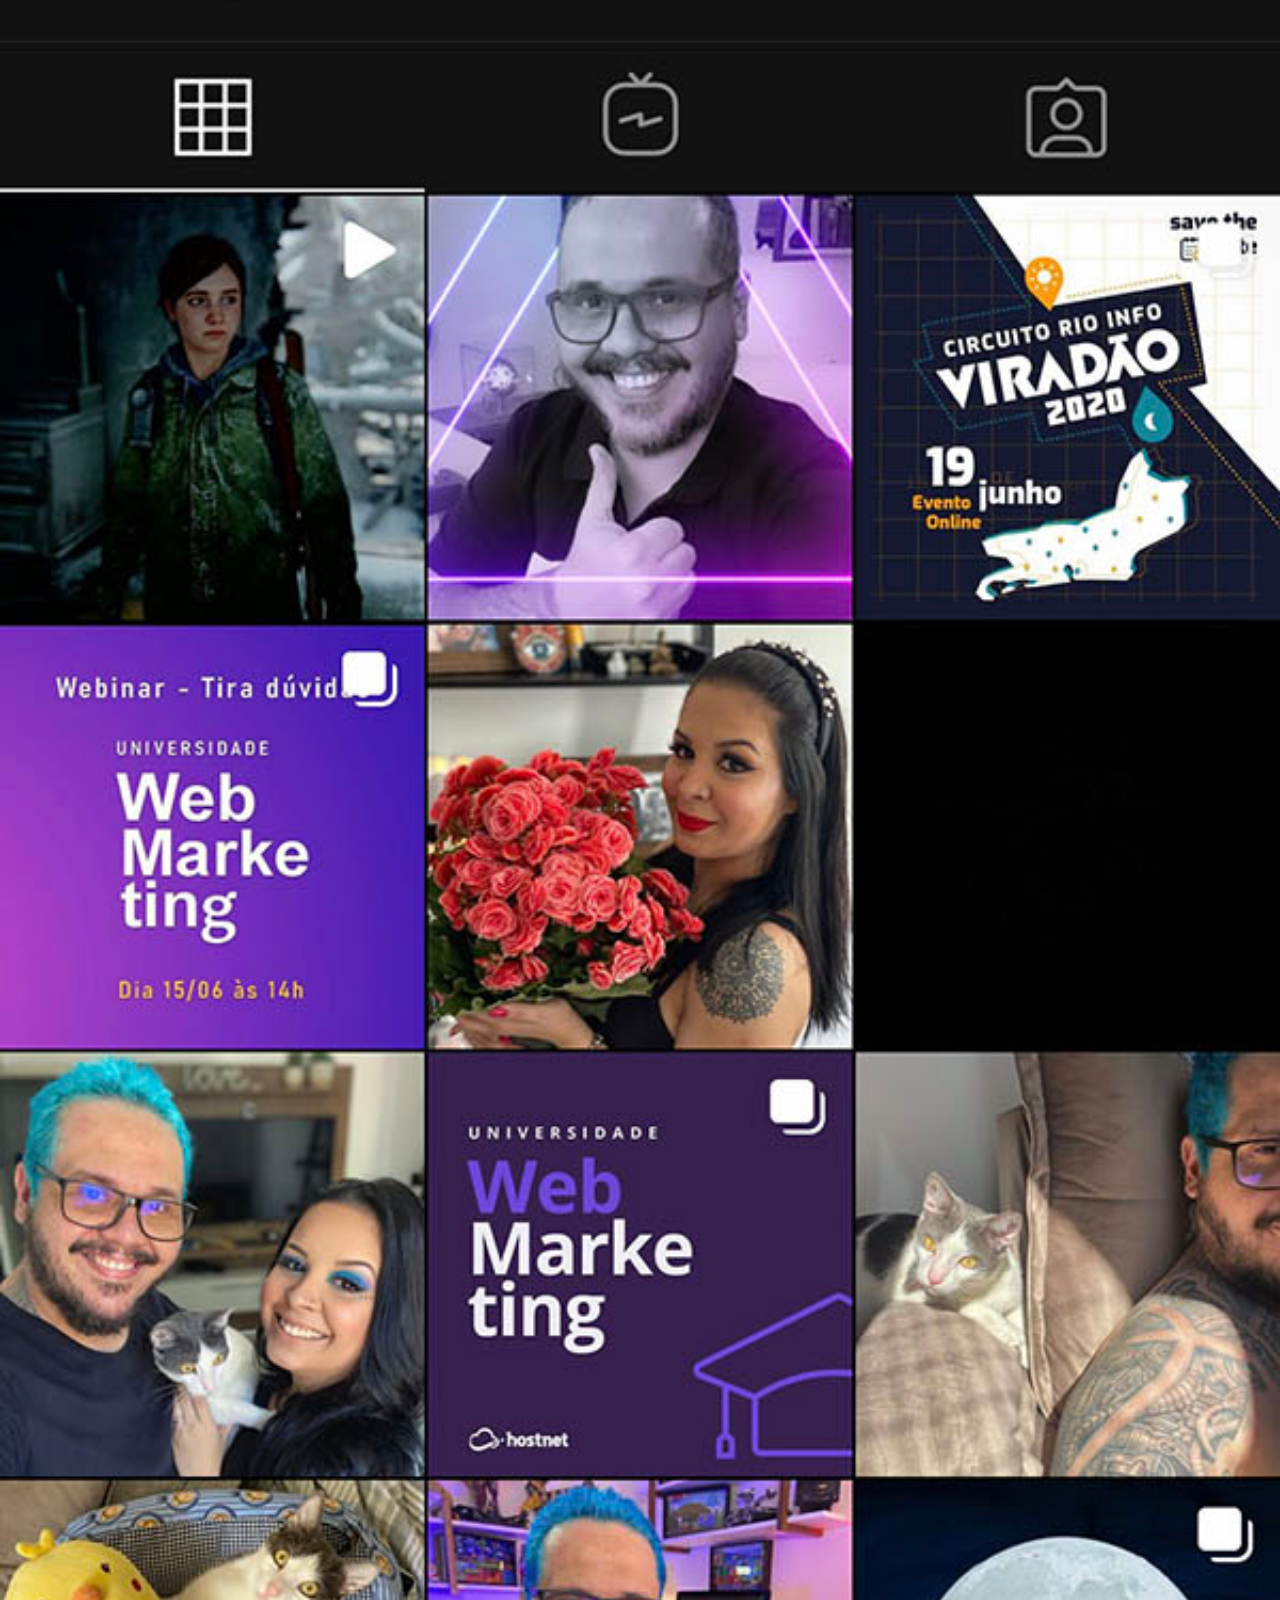
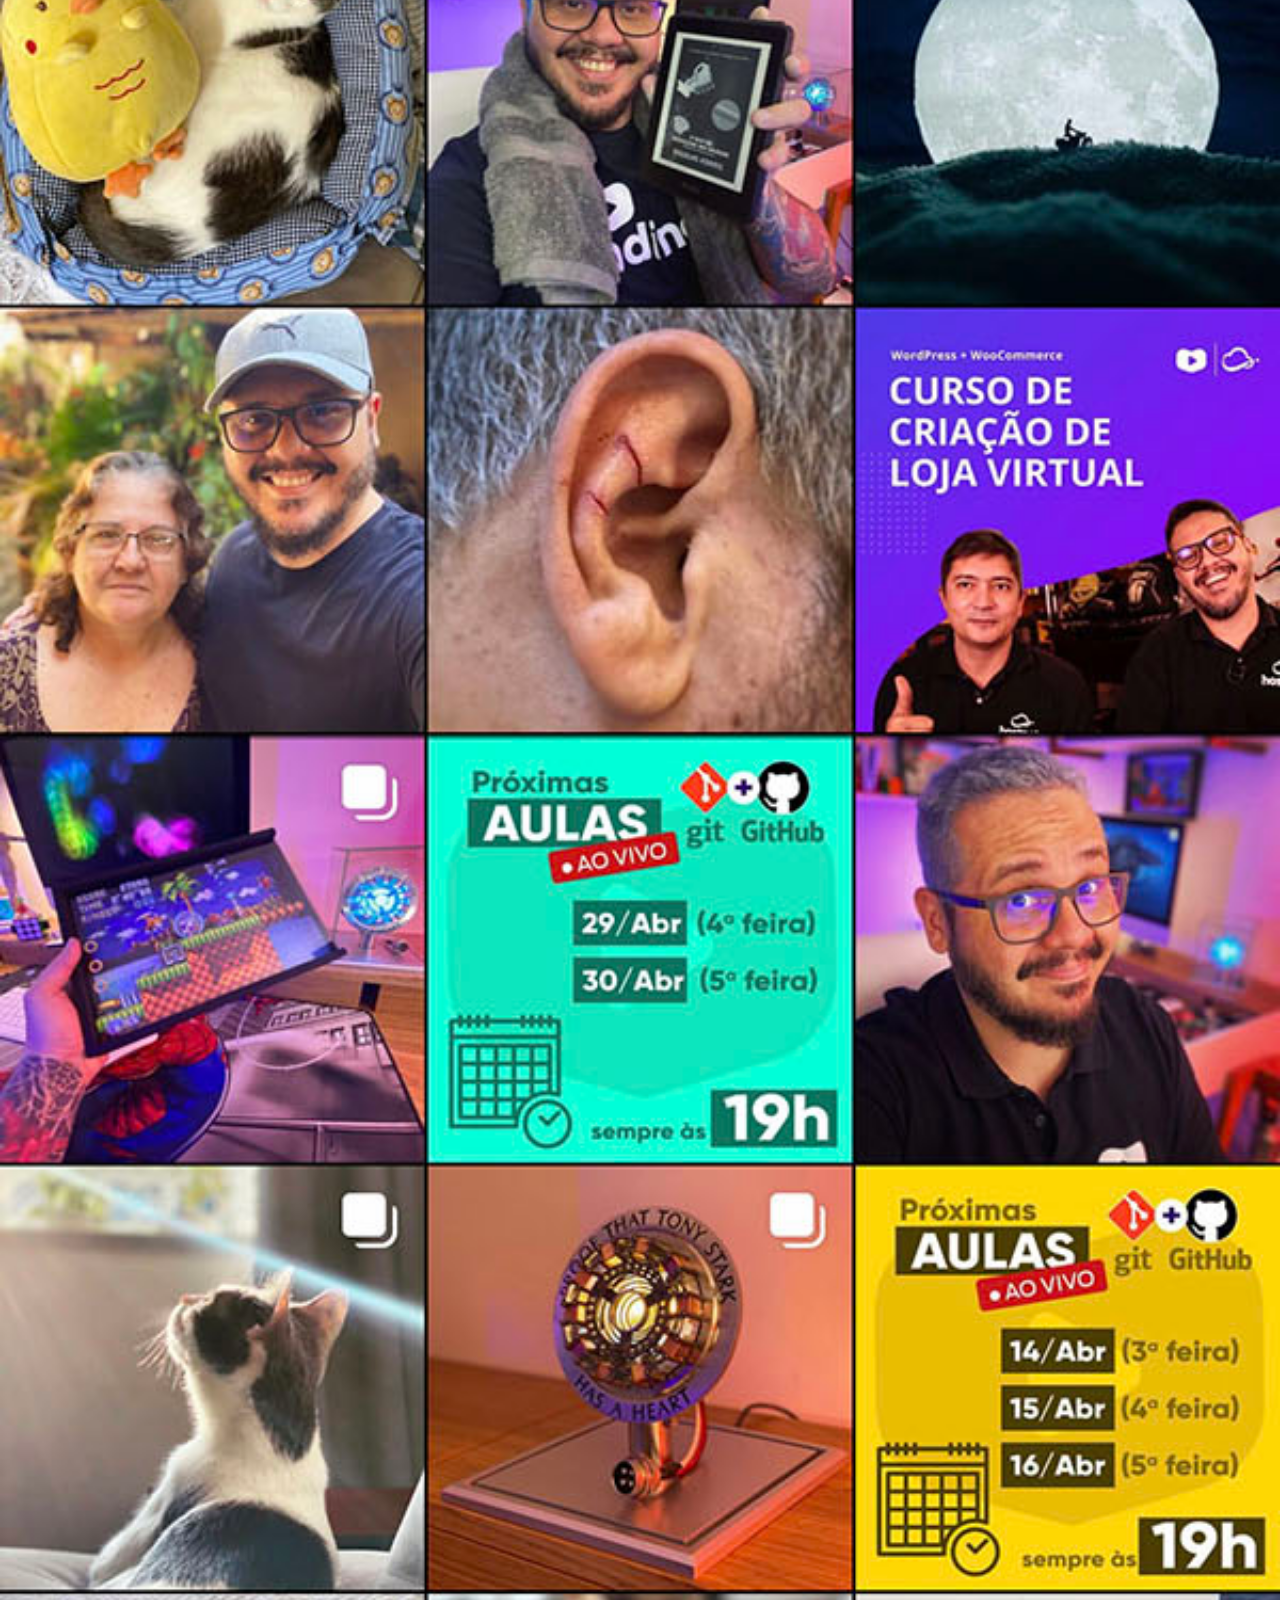
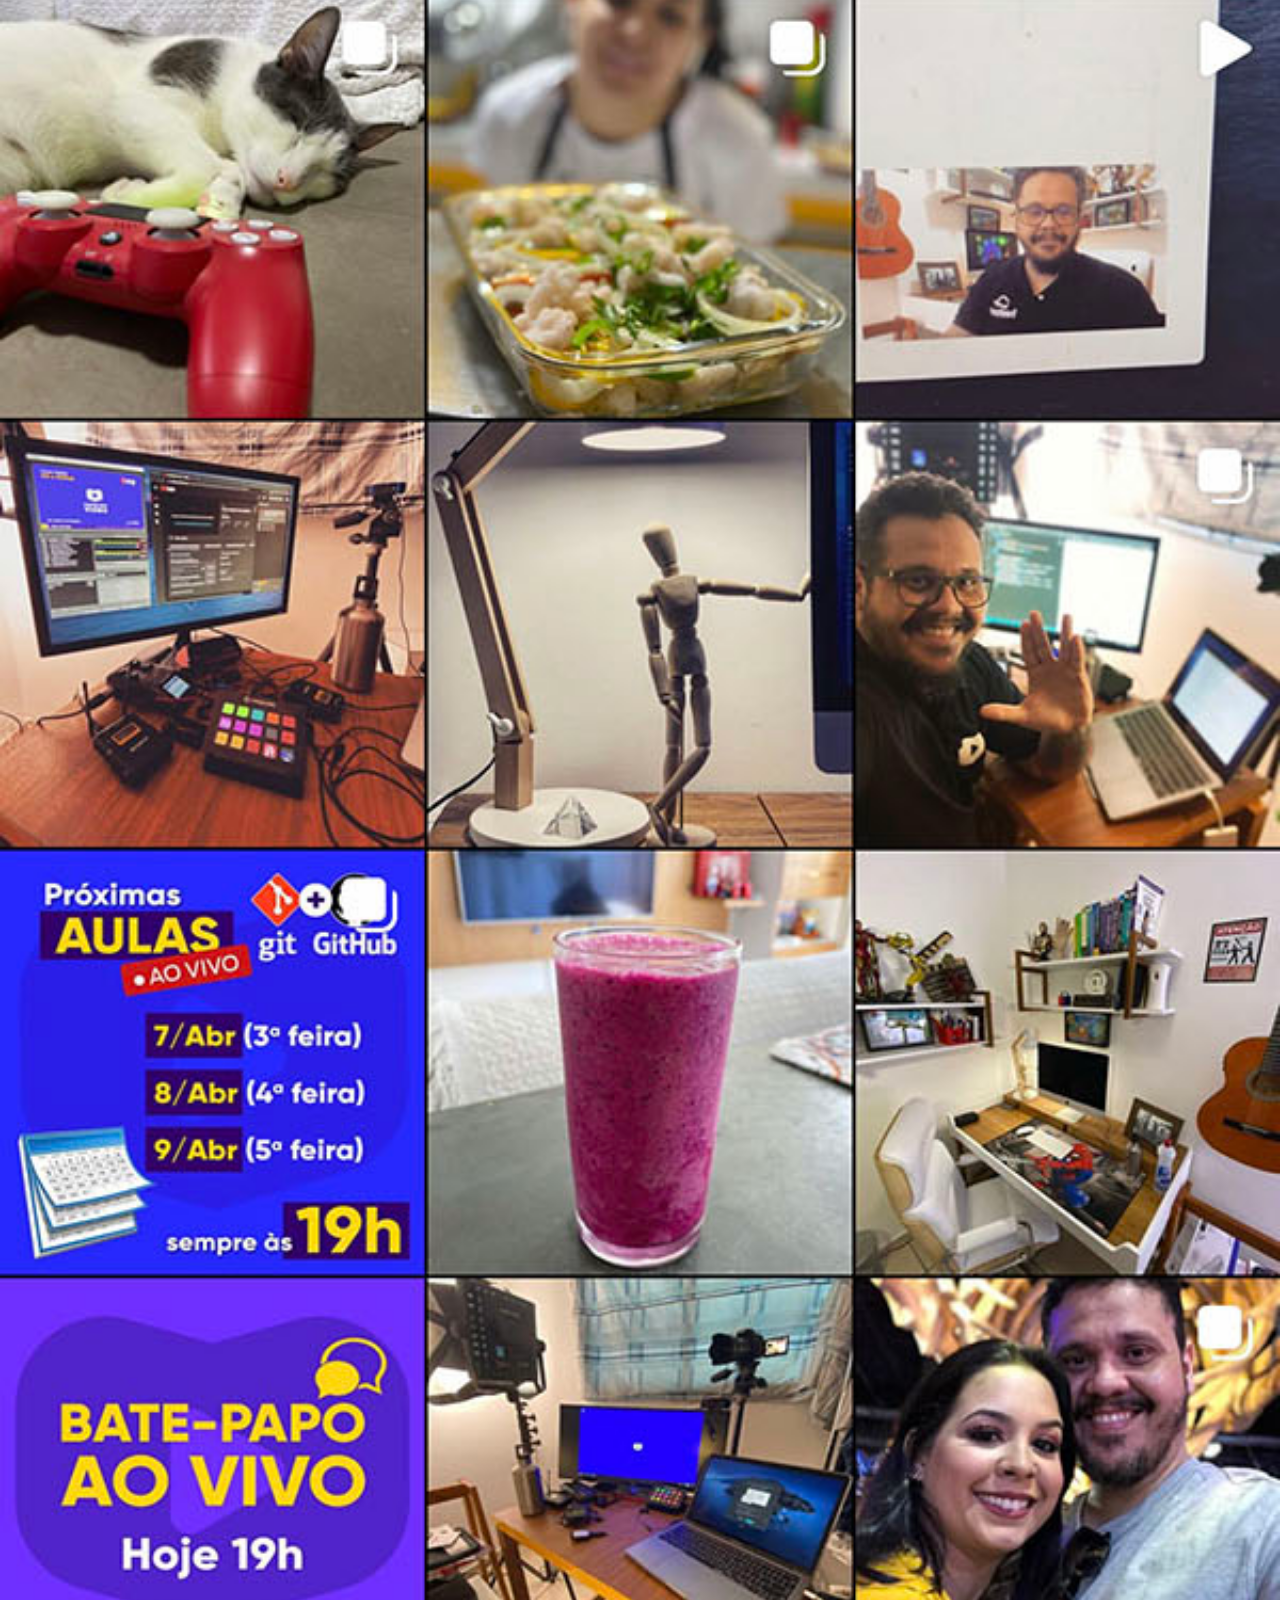
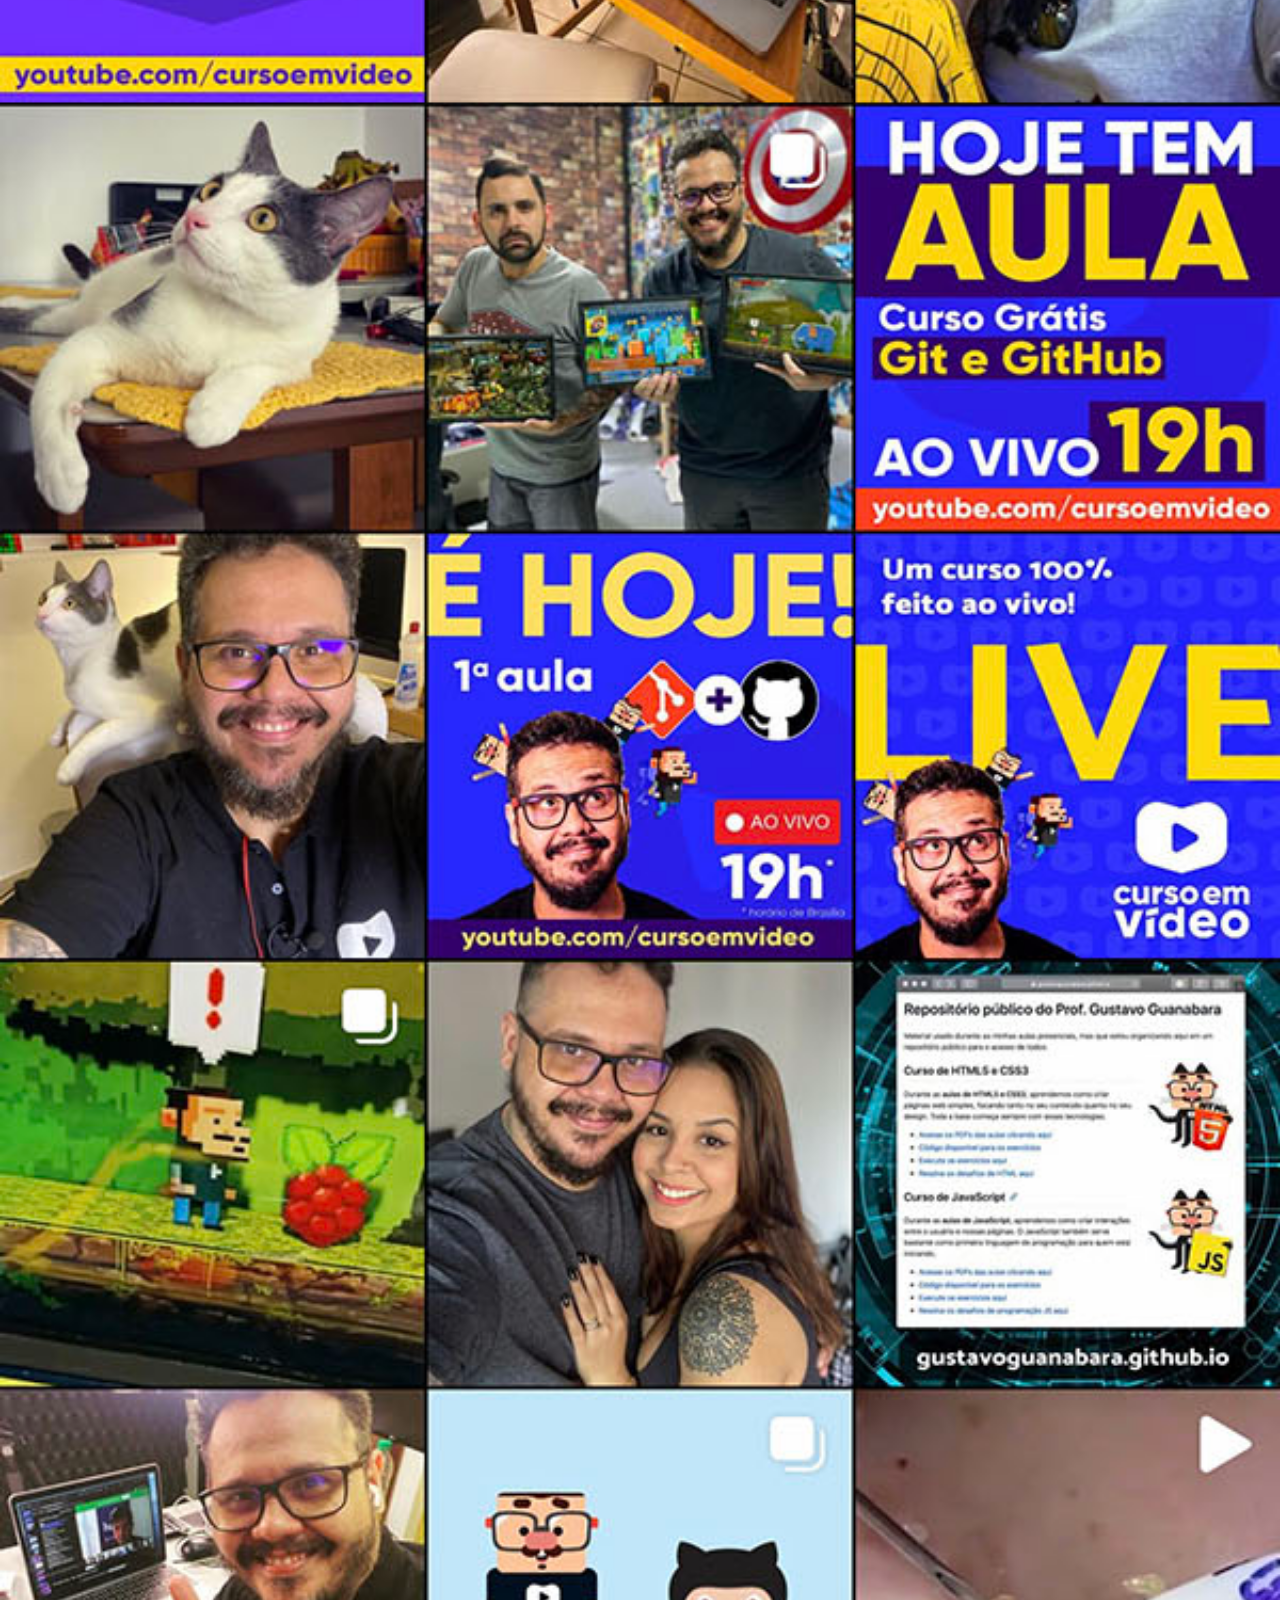
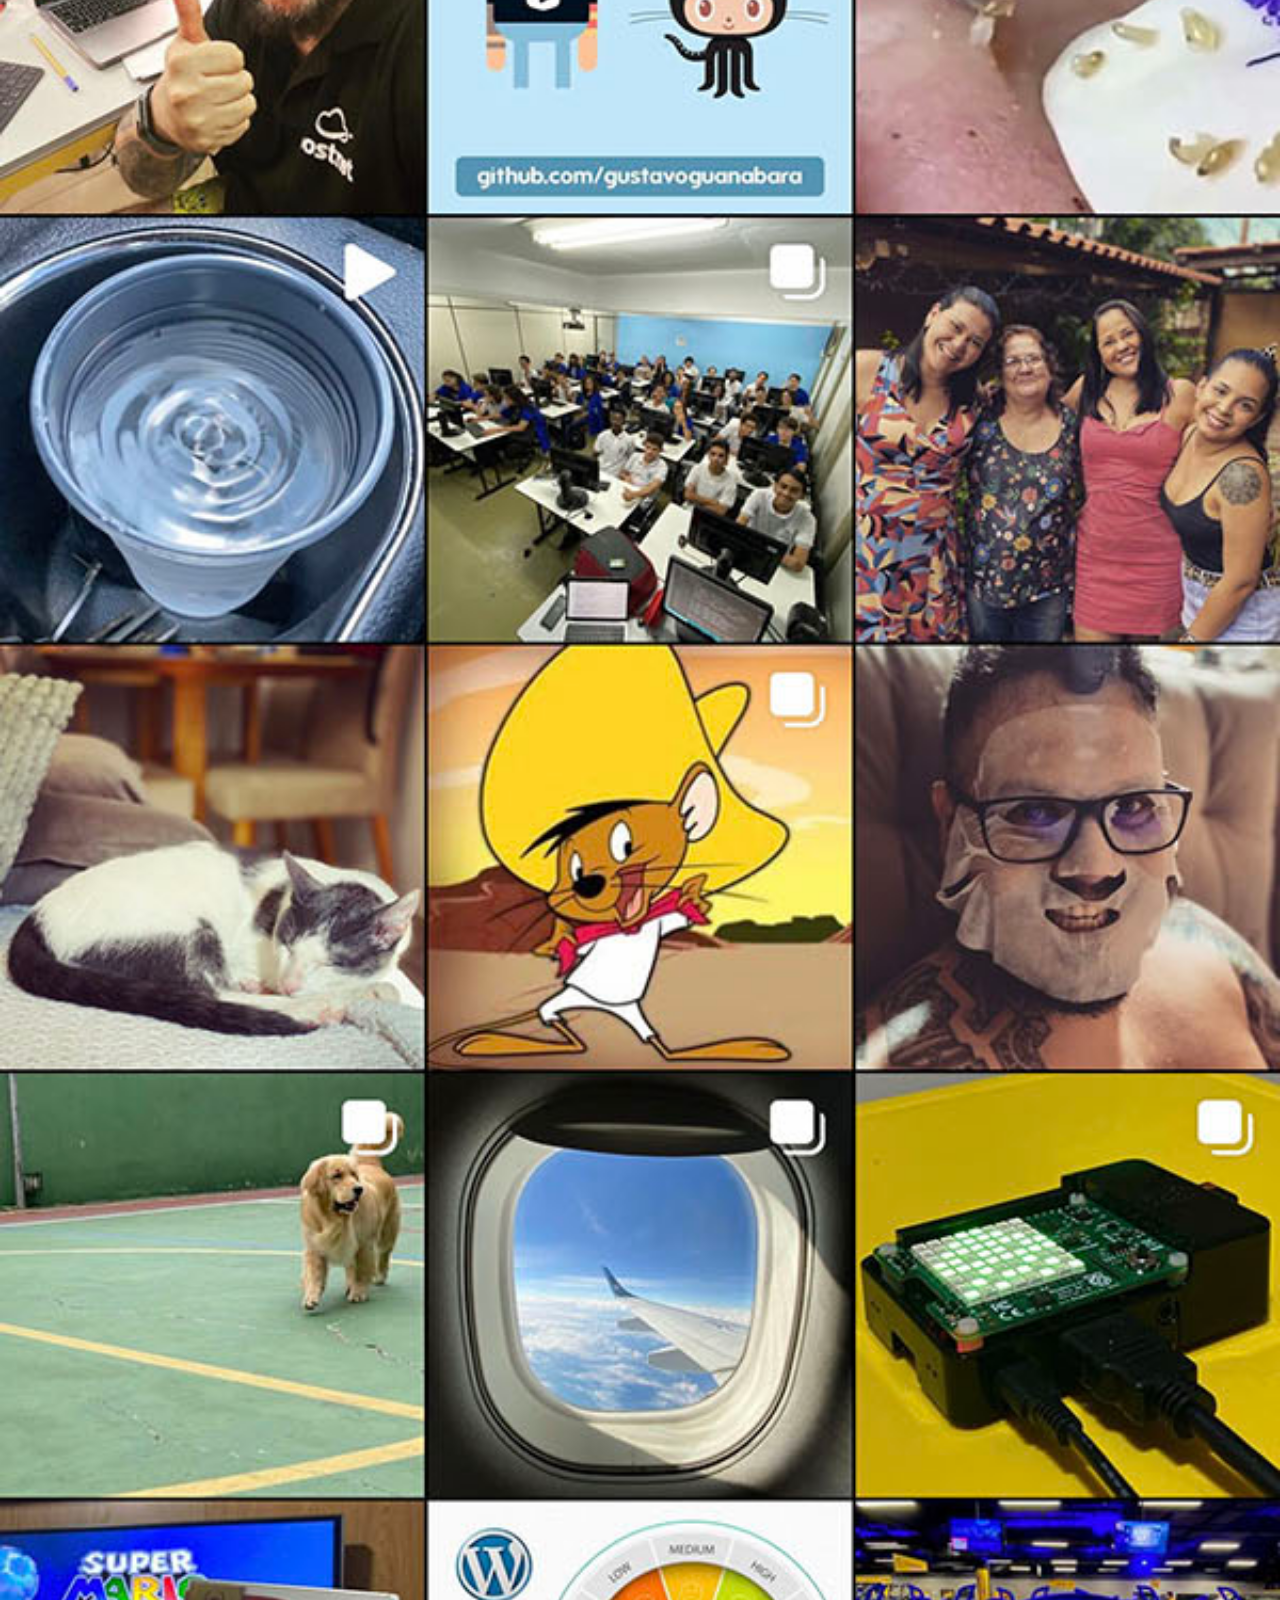
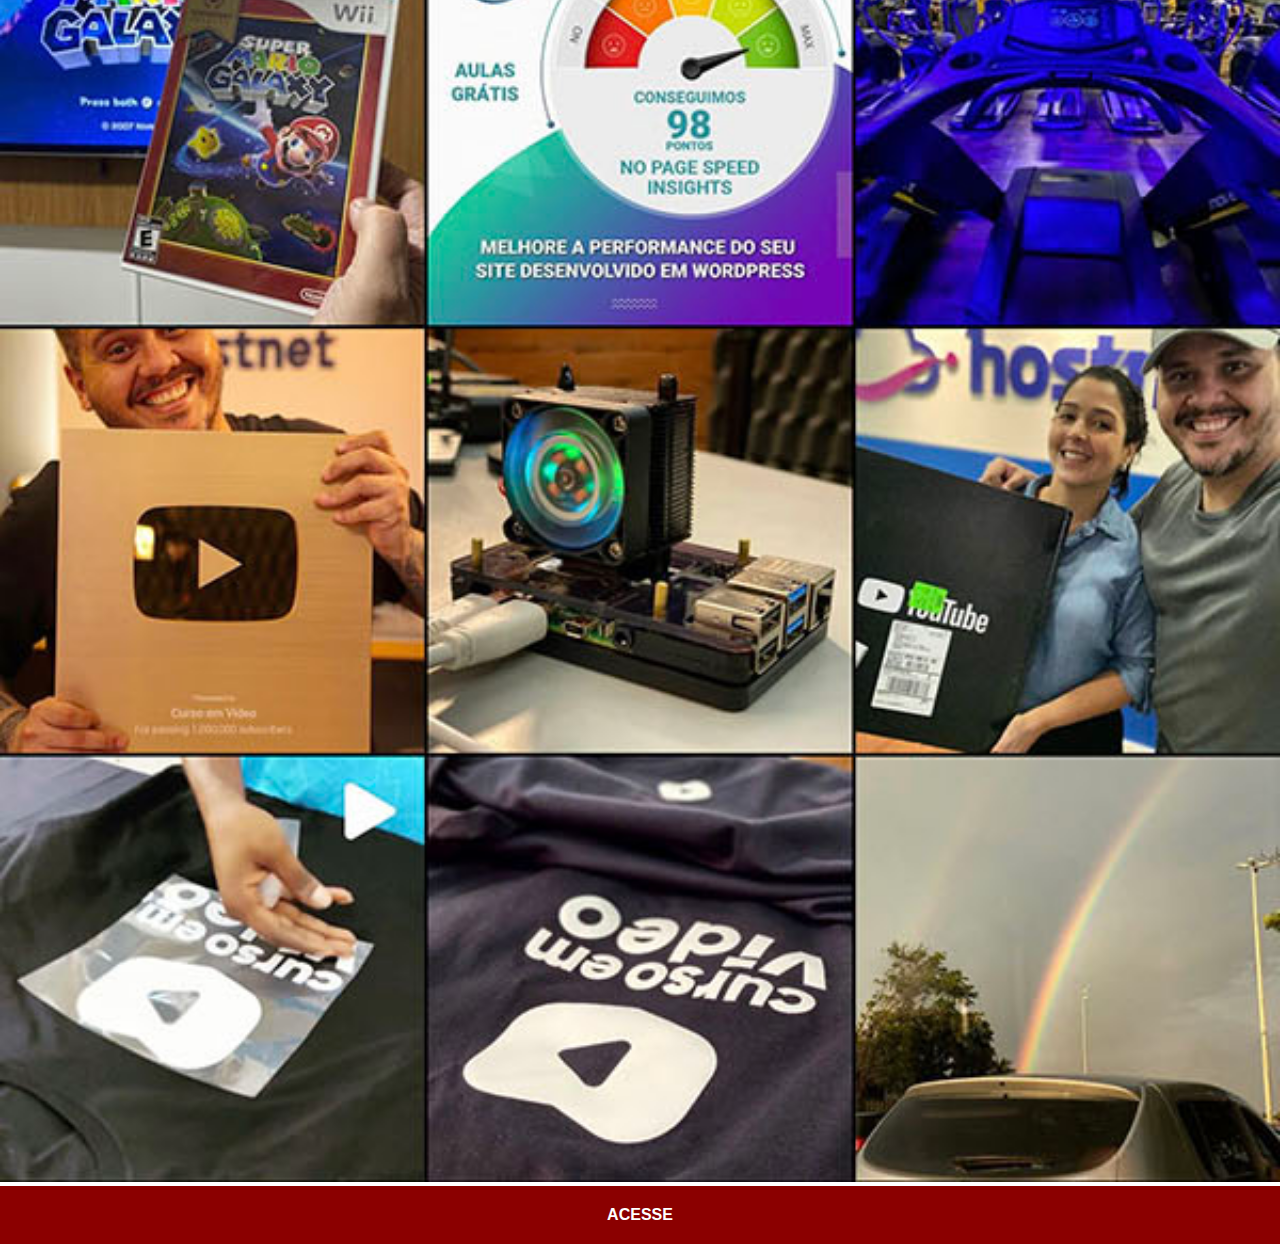
<file: instagram.html>
<!DOCTYPE html>
<html lang="pt-br">
<head>
    <meta charset="UTF-8">
    <meta http-equiv="X-UA-Compatible" content="IE=edge">
    <meta name="viewport" content="width=device-width, initial-scale=1.0">
    <title>Instagram</title>
    <link rel="stylesheet" href="estilos/social.css">
</head>
<body>
    <img src="imagens/tela-instagram.jpg" alt="Instagram">
    <a href="https://www.instagram.com/gustavoguanabara/" target="_blank">ACESSE</a>
</body>
</html>
</file>
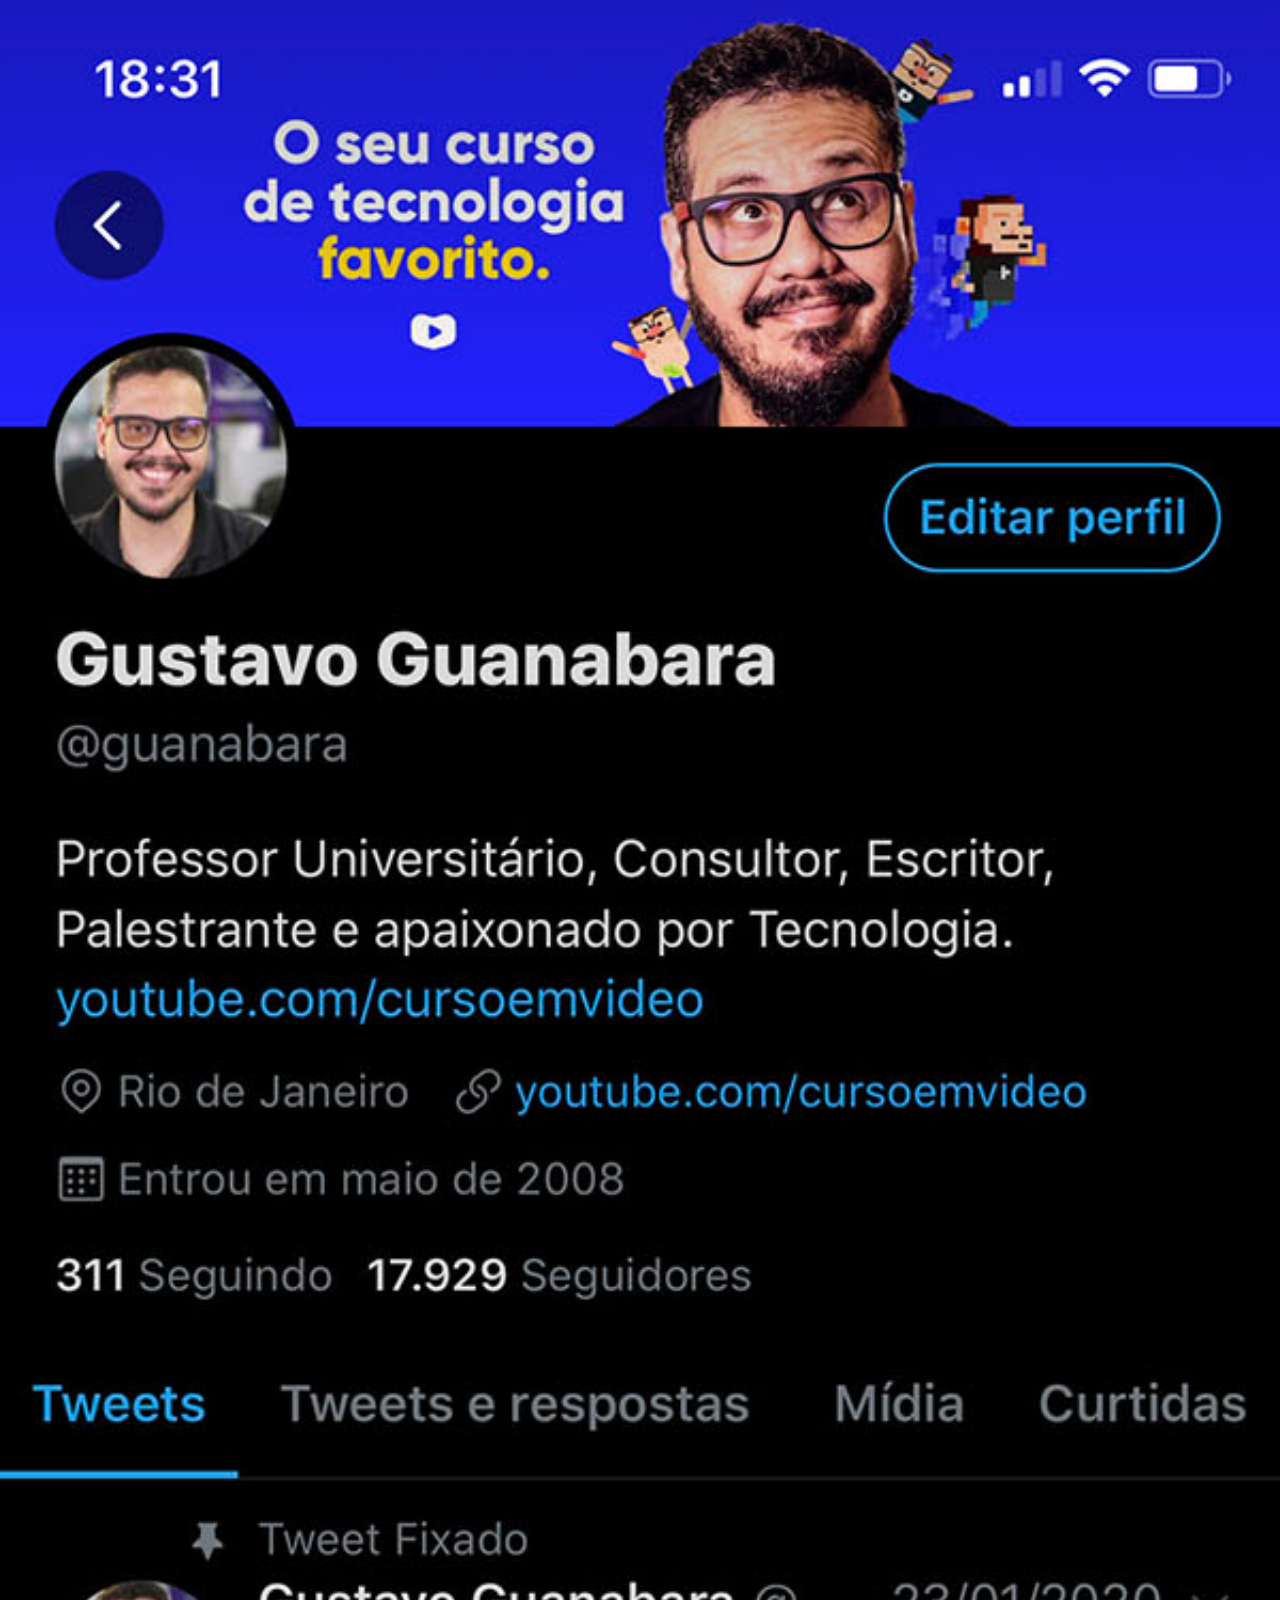
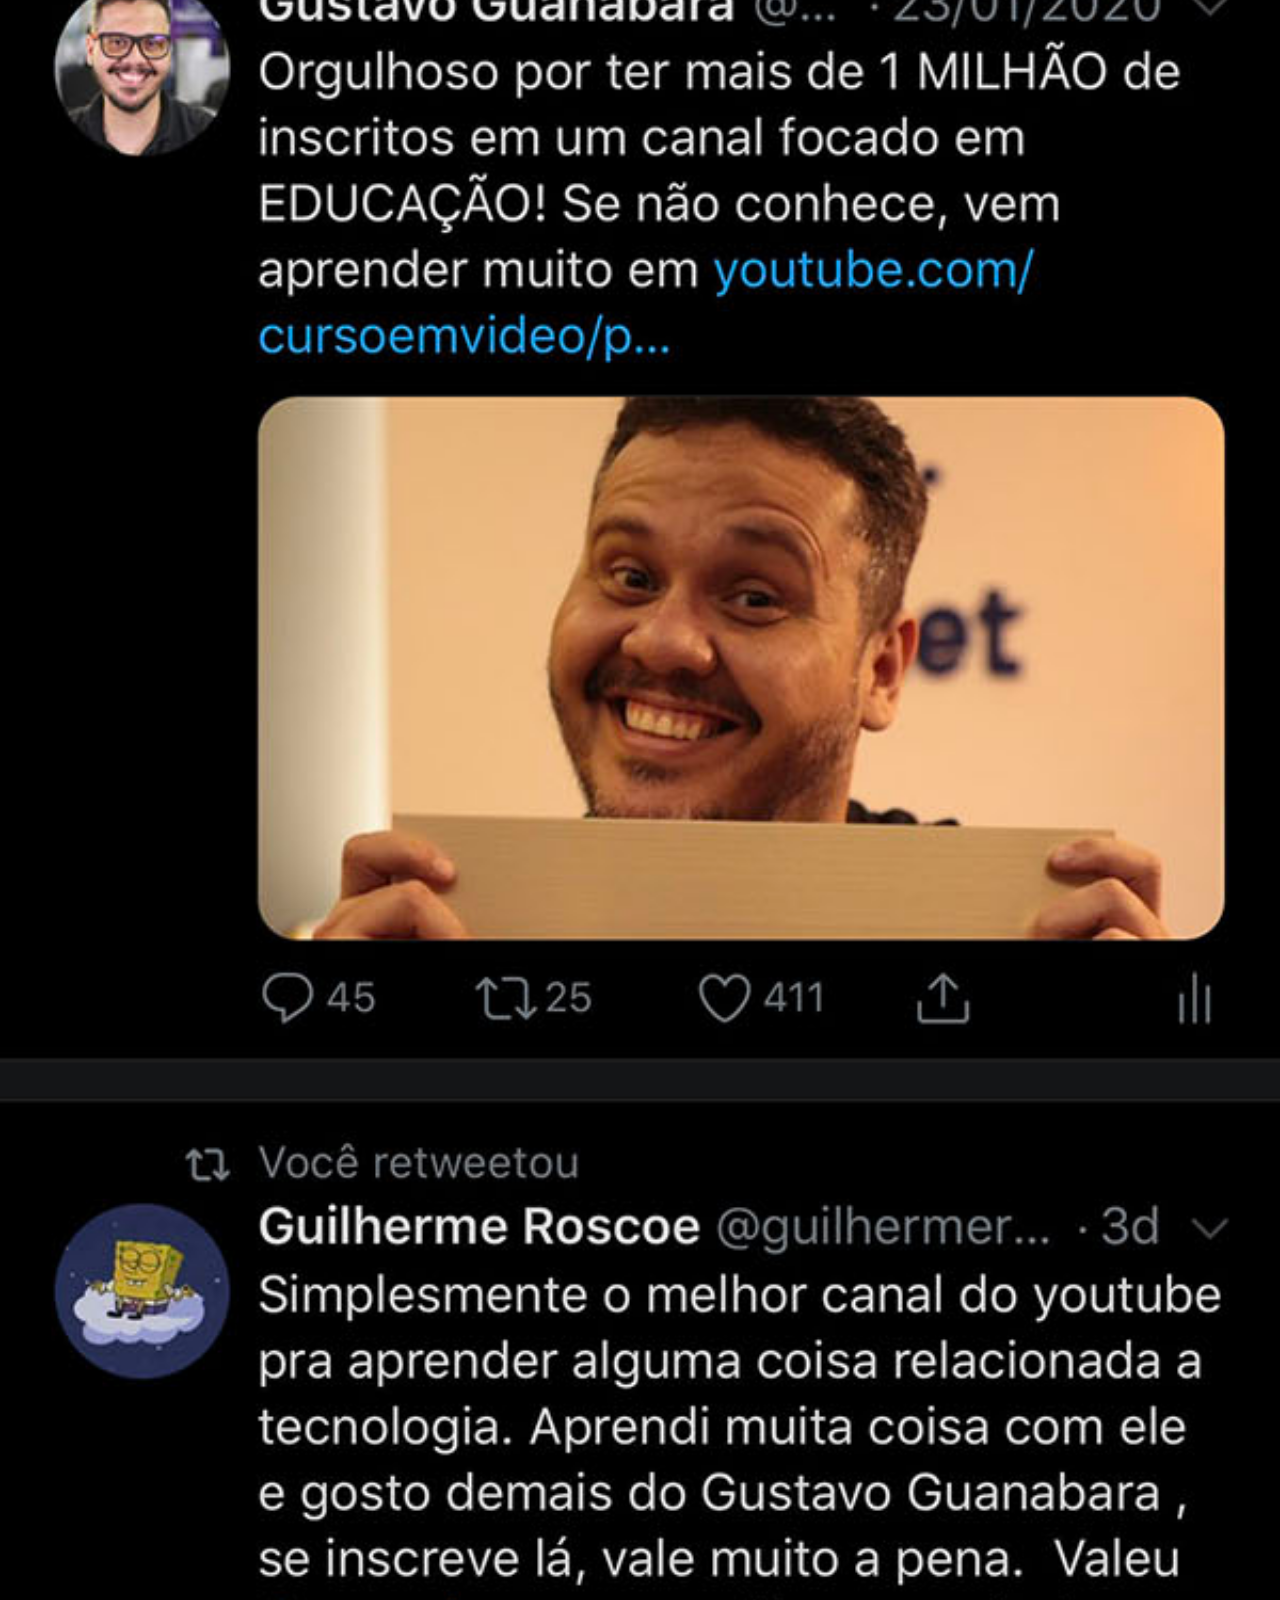
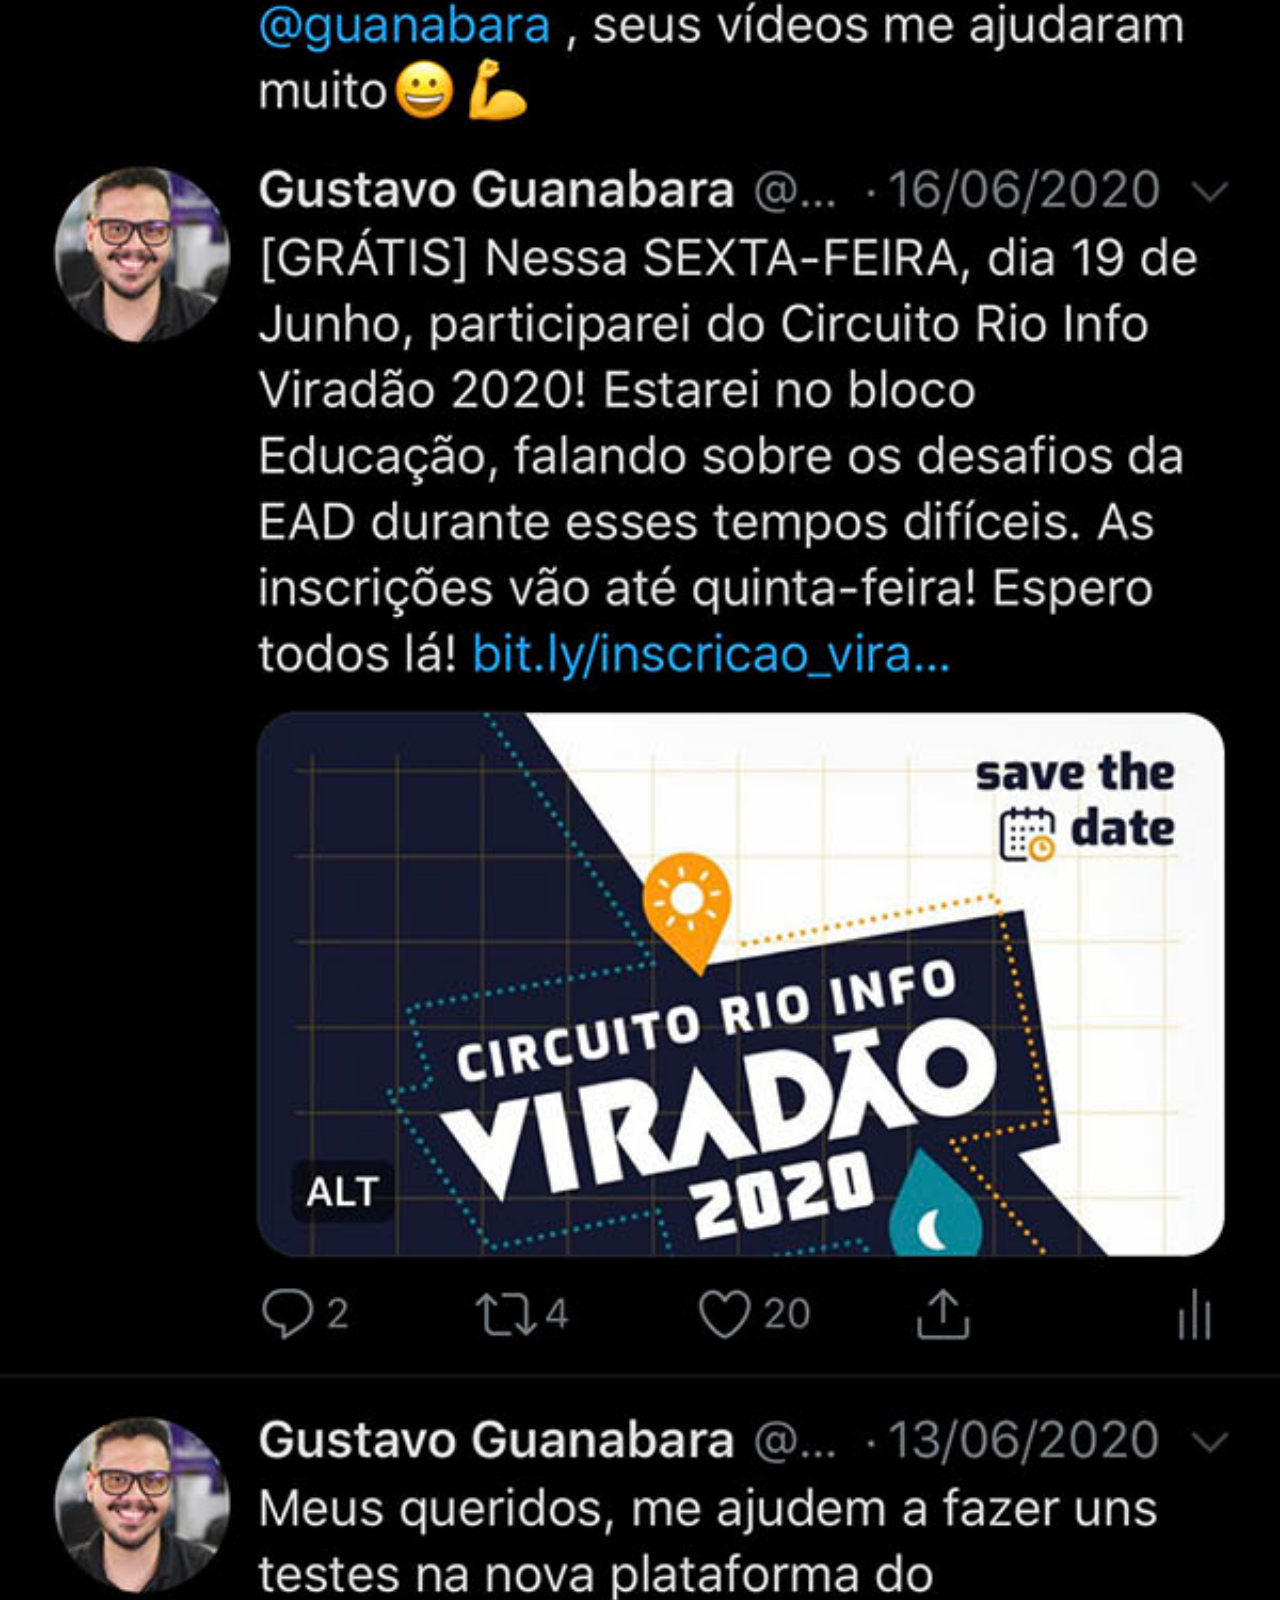
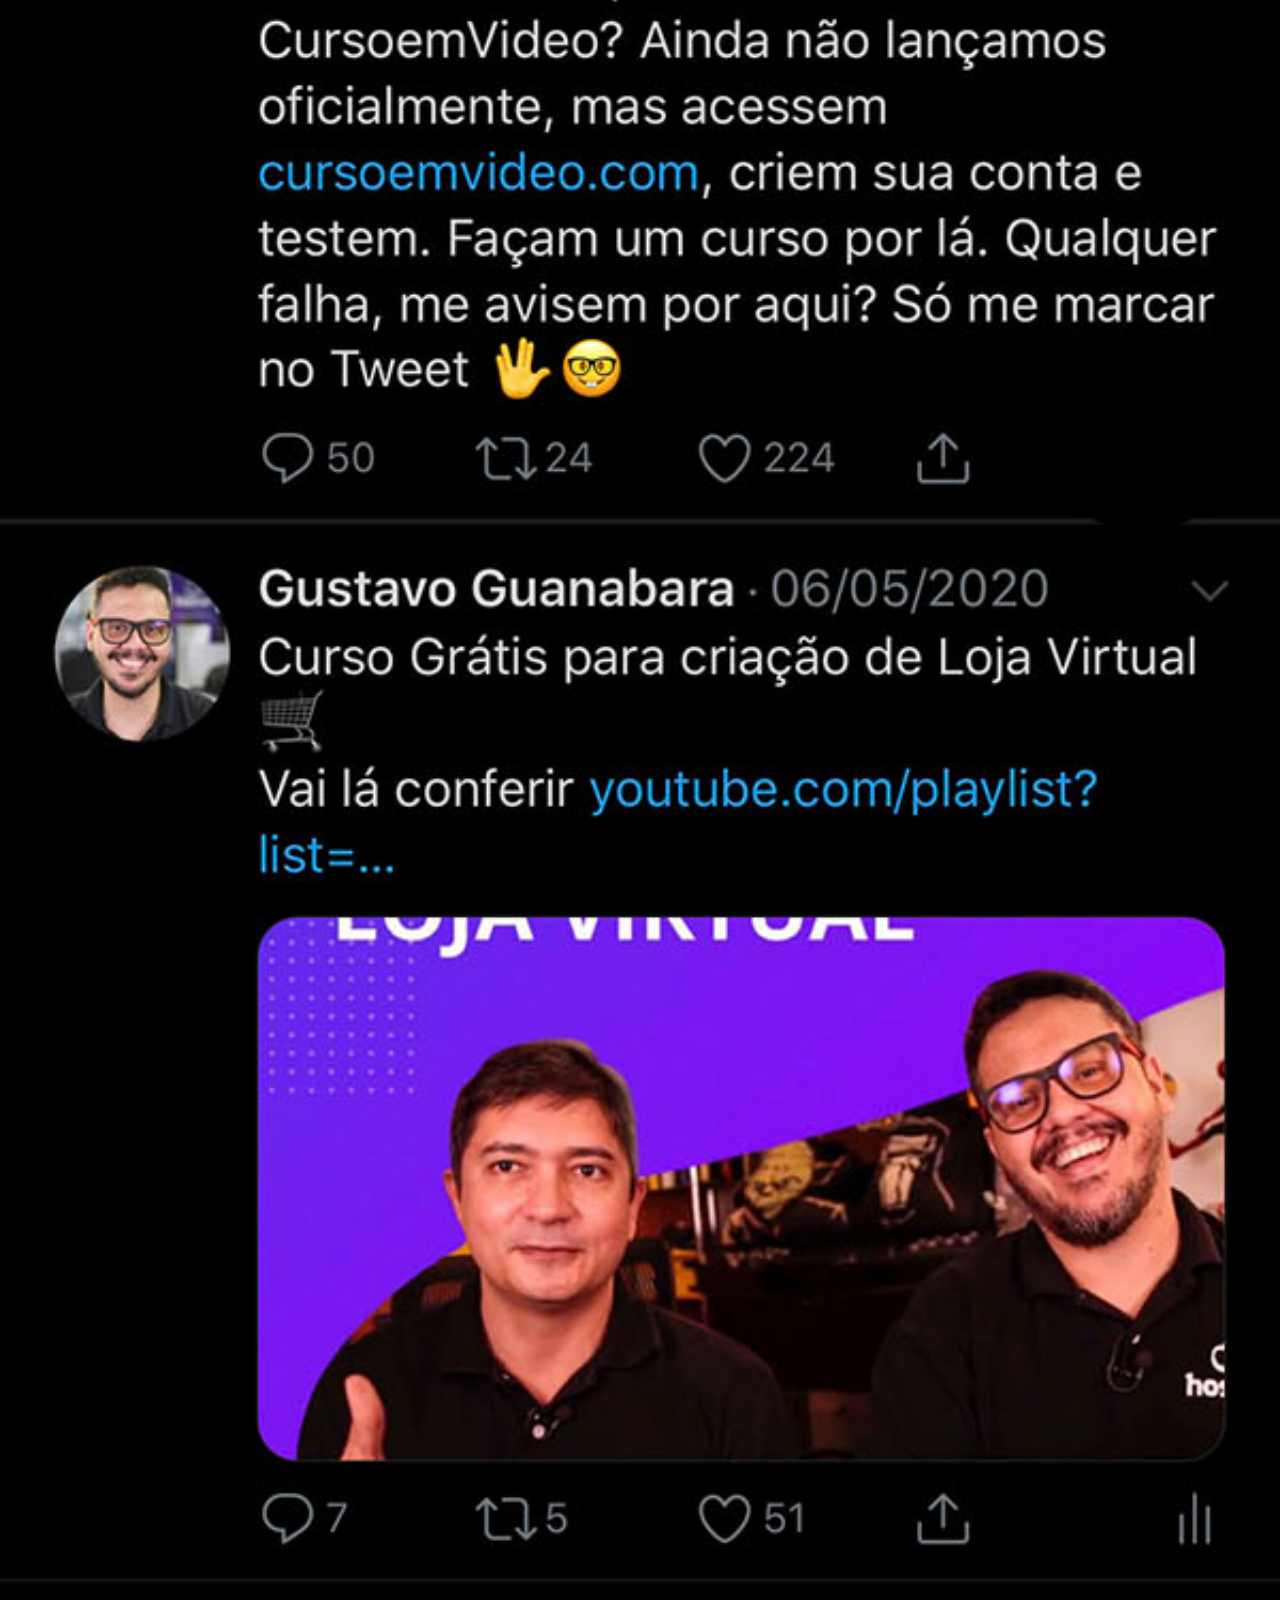
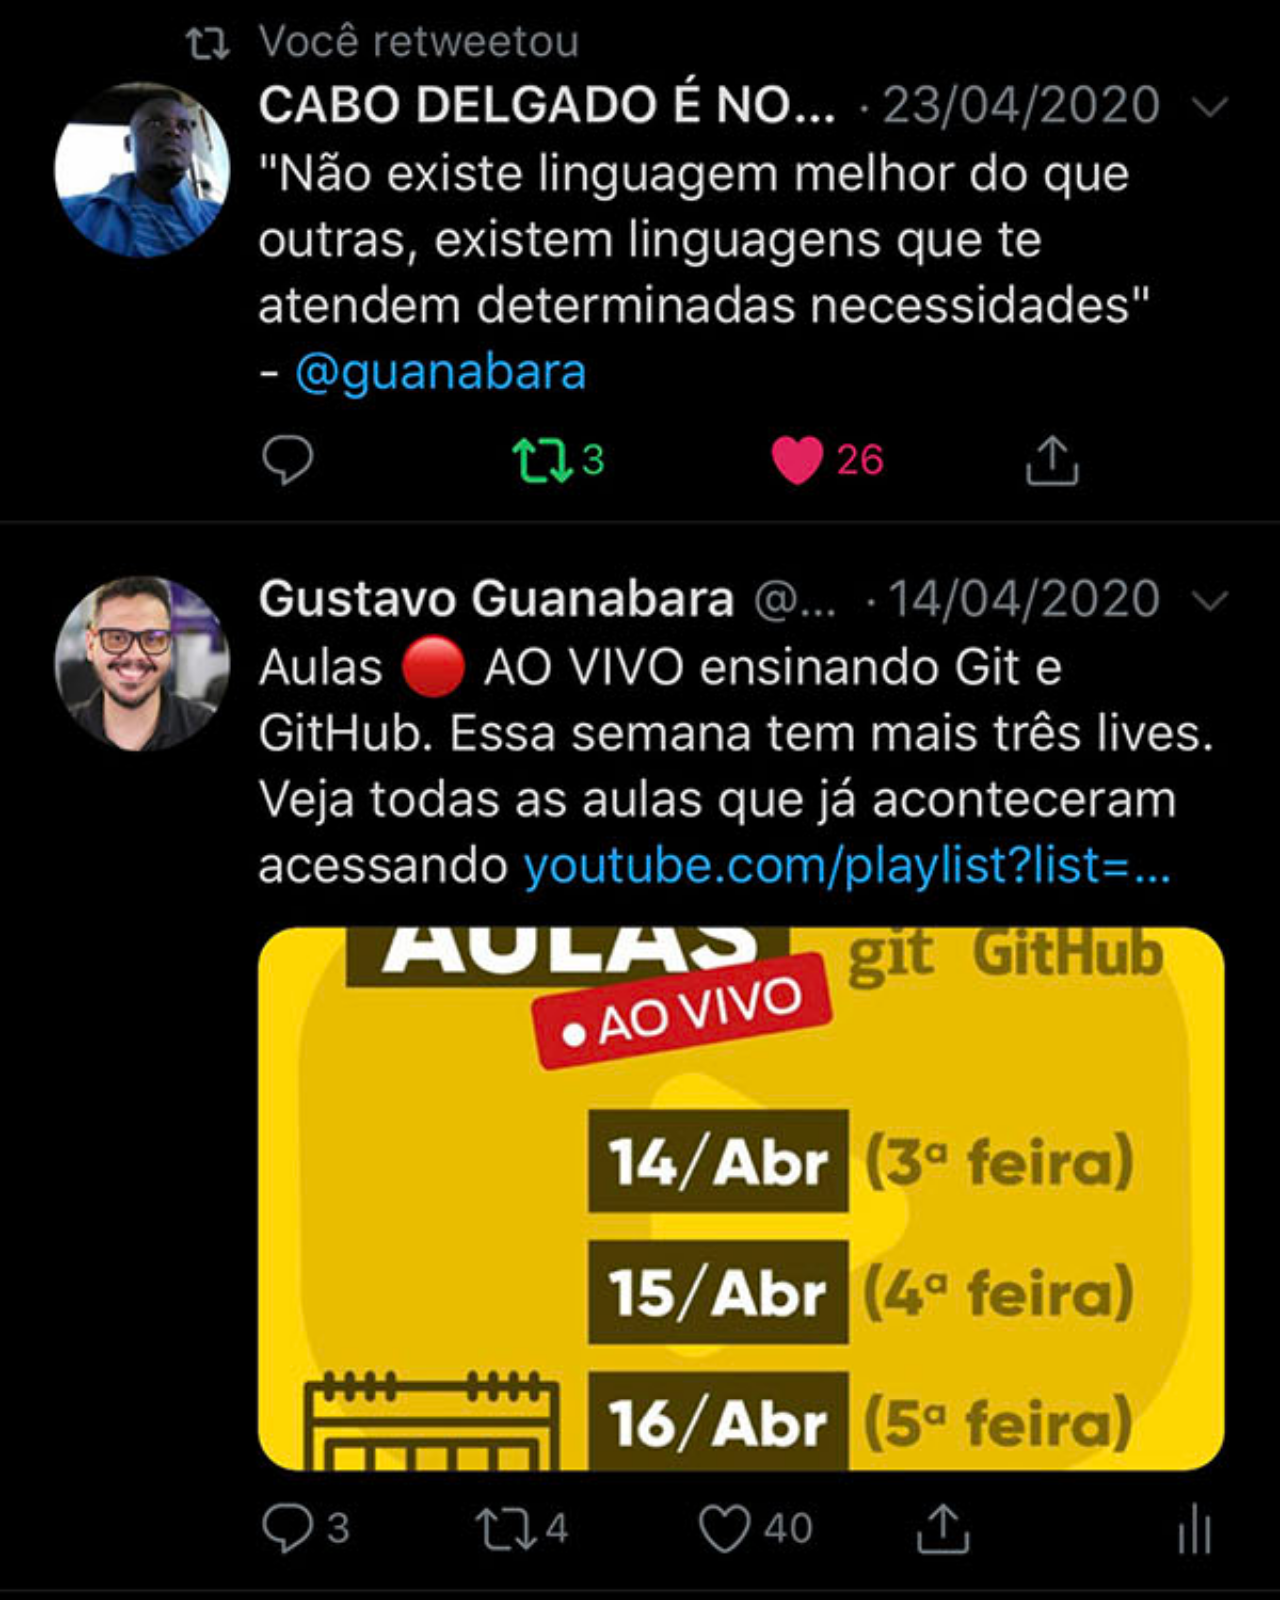
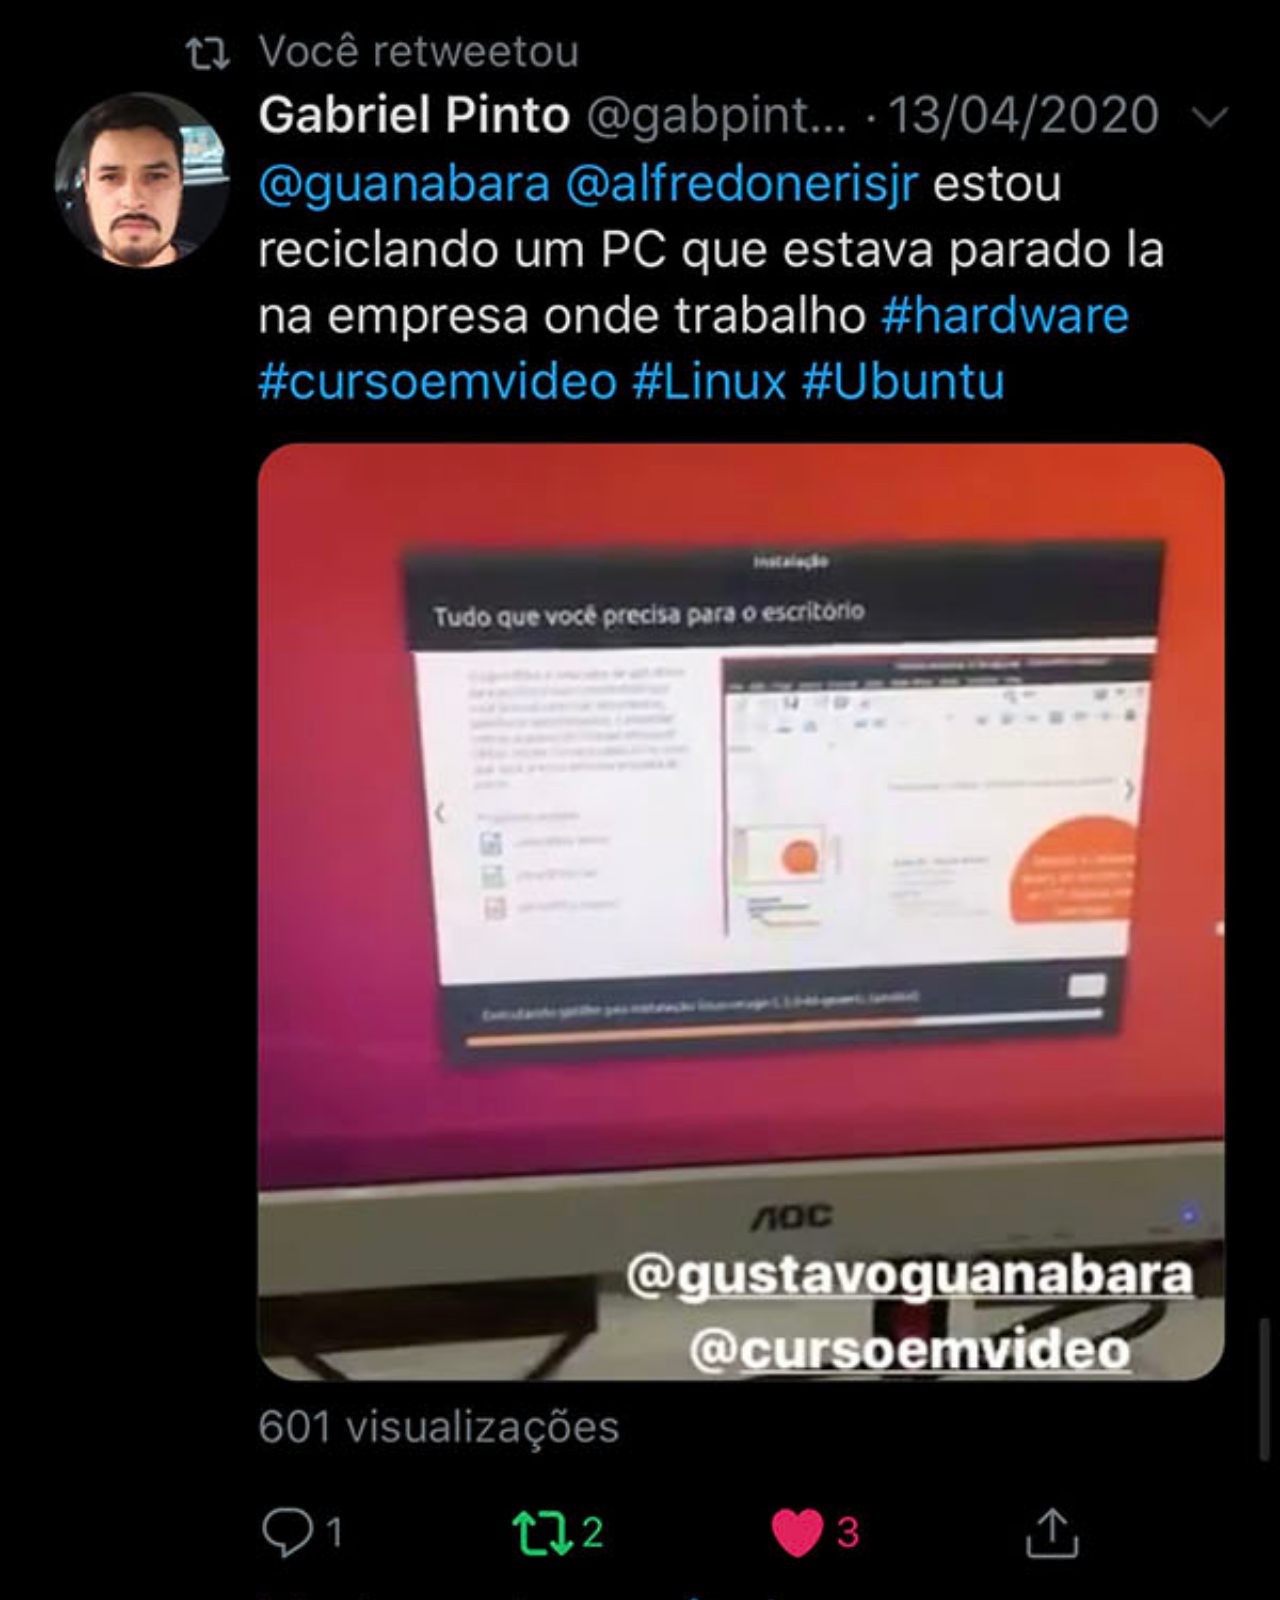
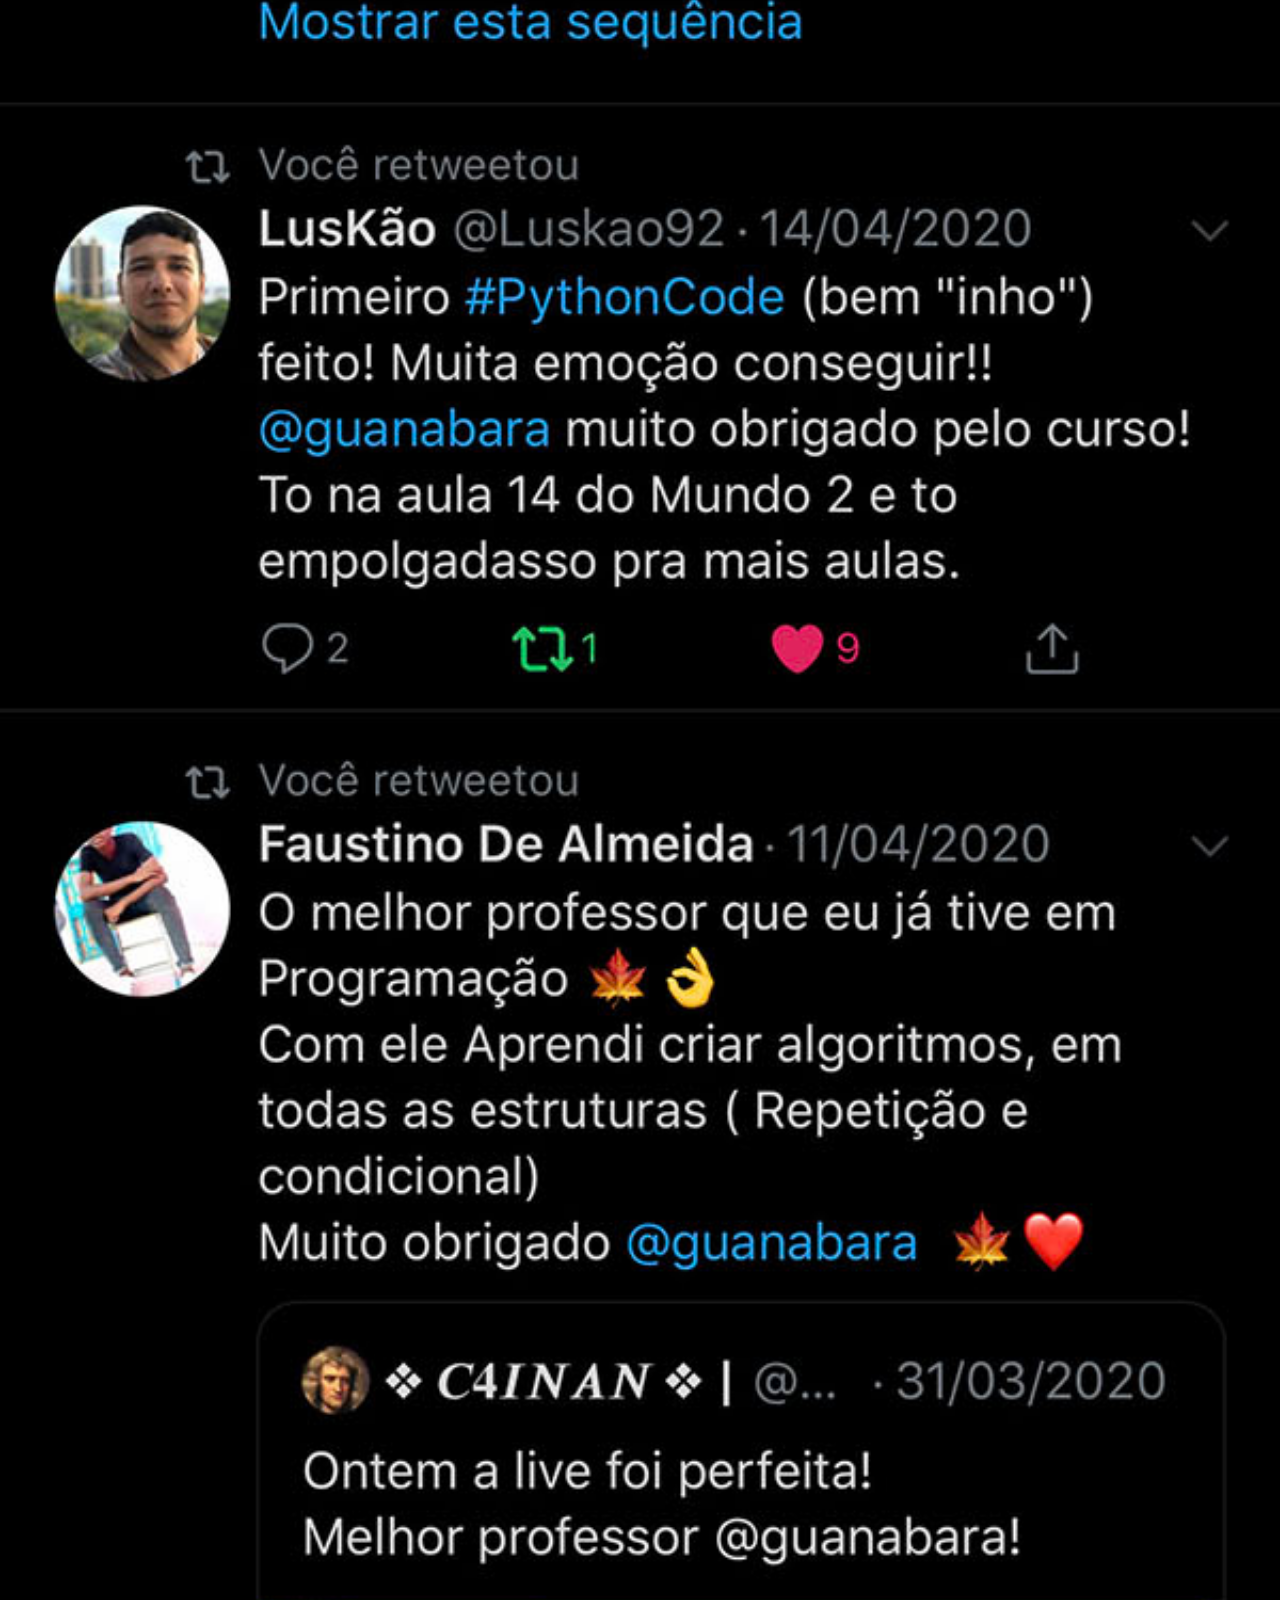
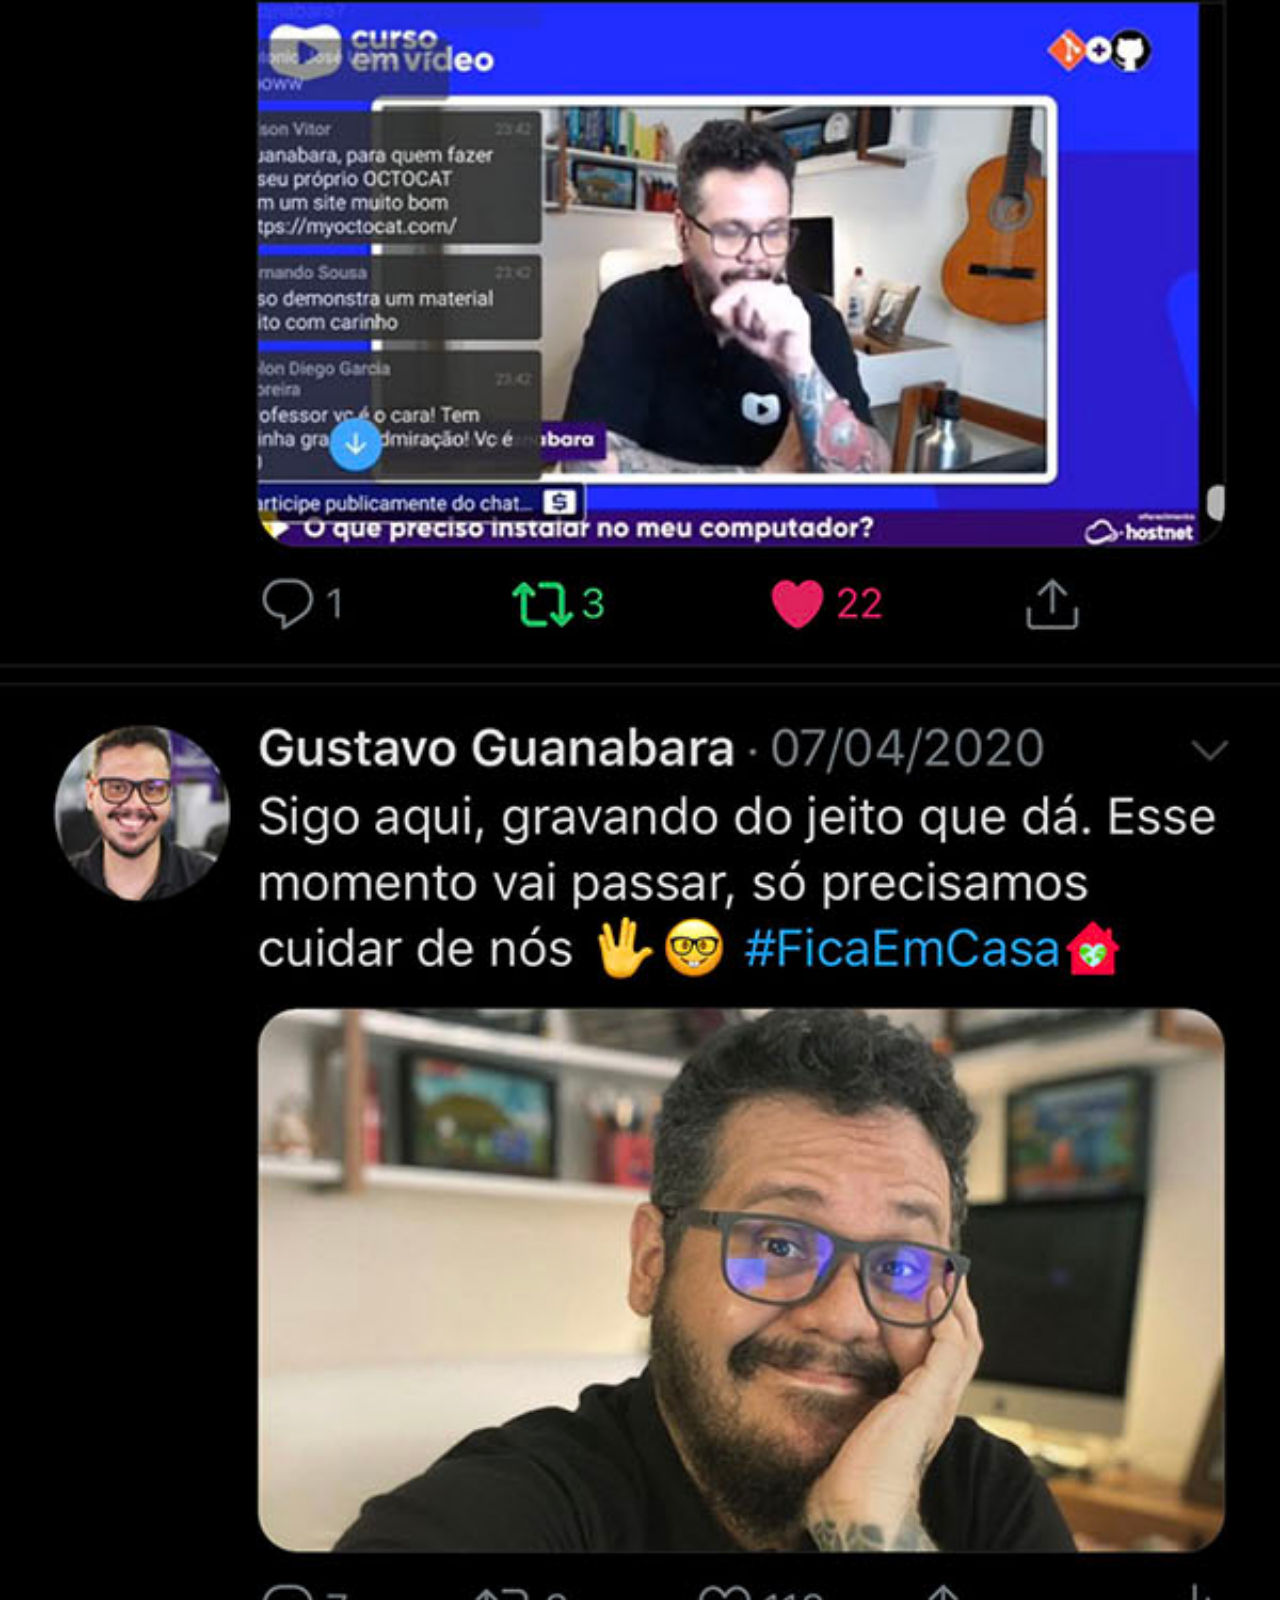
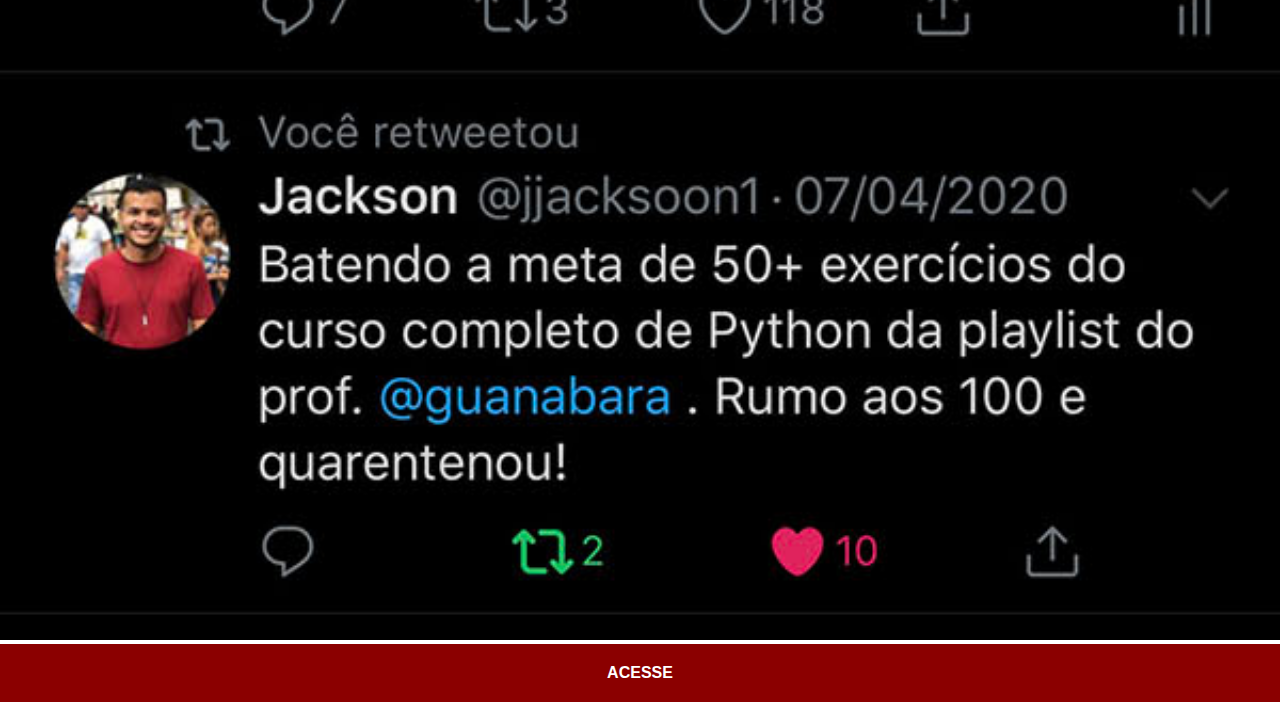
<file: twitter.html>
<!DOCTYPE html>
<html lang="pt-br">
<head>
    <meta charset="UTF-8">
    <meta http-equiv="X-UA-Compatible" content="IE=edge">
    <meta name="viewport" content="width=device-width, initial-scale=1.0">
    <title>Twitter</title>
    <link rel="stylesheet" href="estilos/social.css">
</head>
<body>
    <img src="imagens/tela-twitter.jpg" alt="Twitter">
    <a href="https://twitter.com/guanabara" target="_blank">ACESSE</a>
</body>
</html>
</body>
</html>
</file>
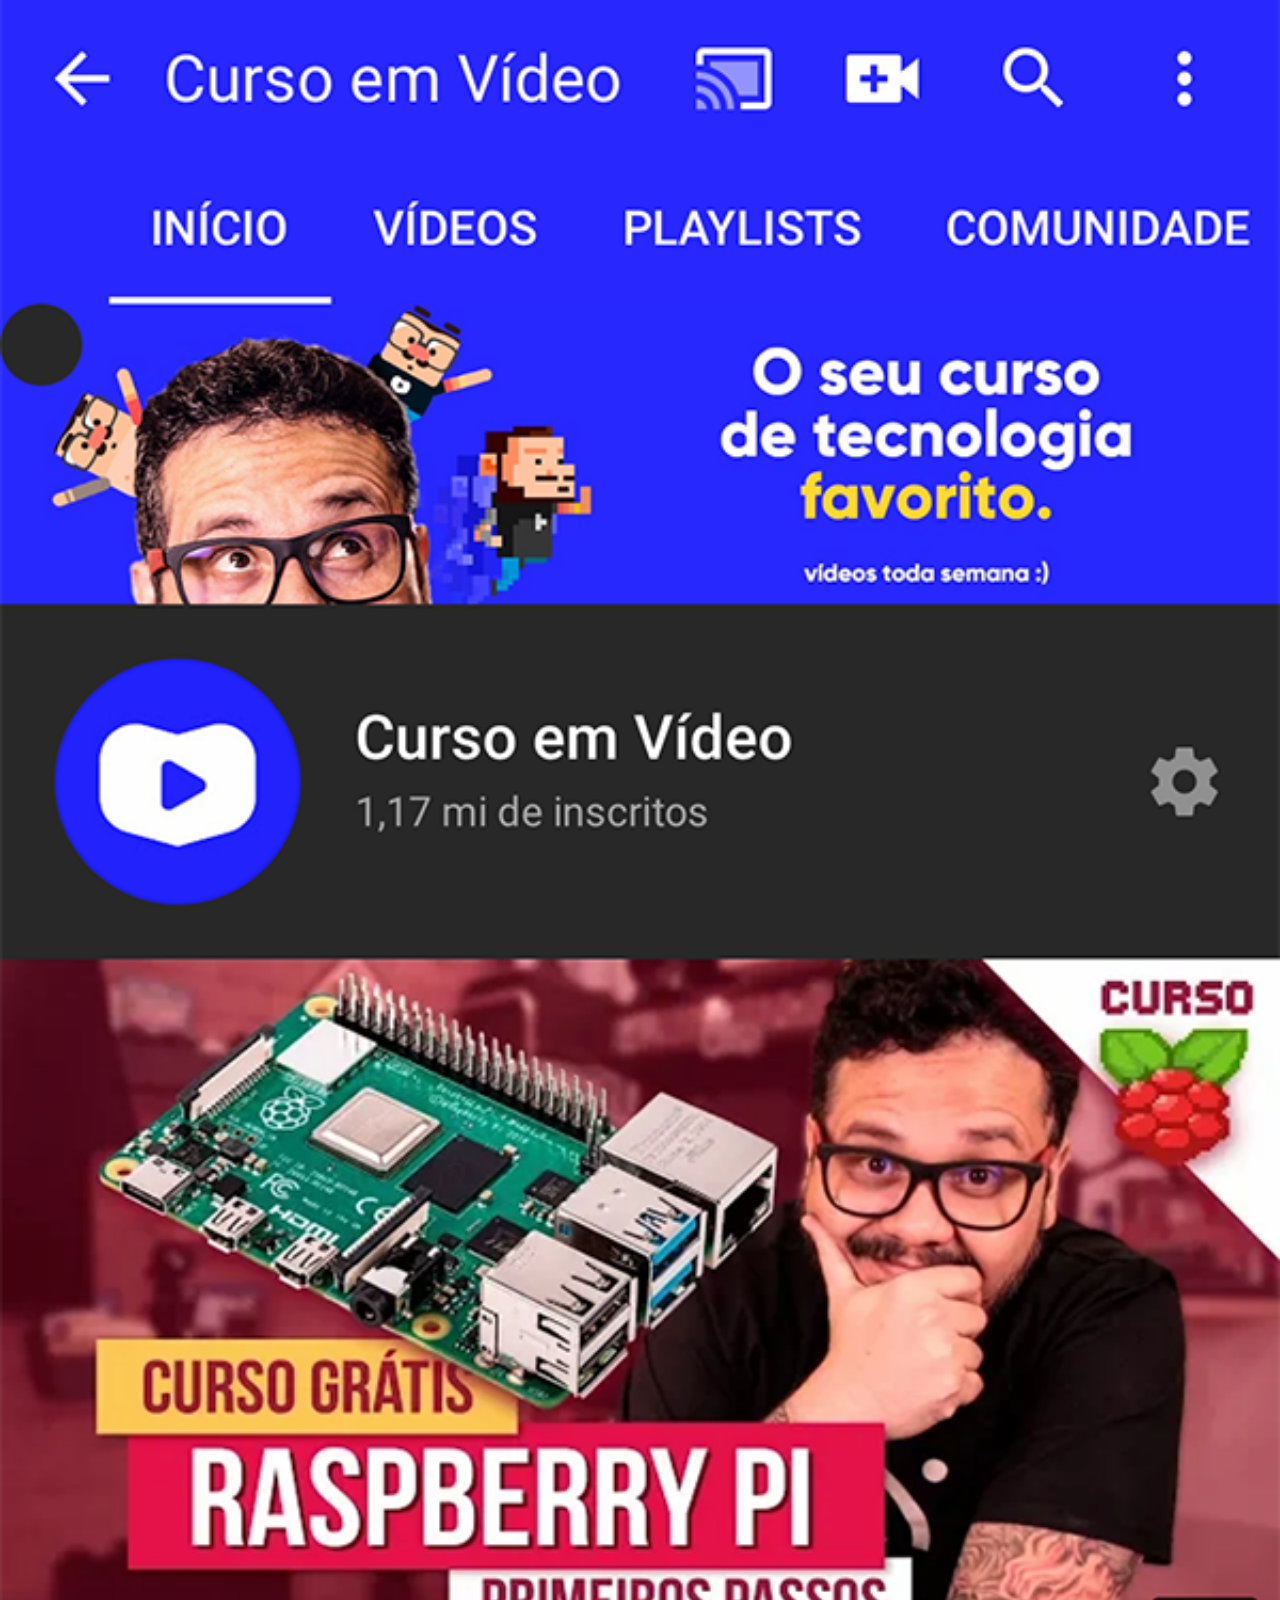
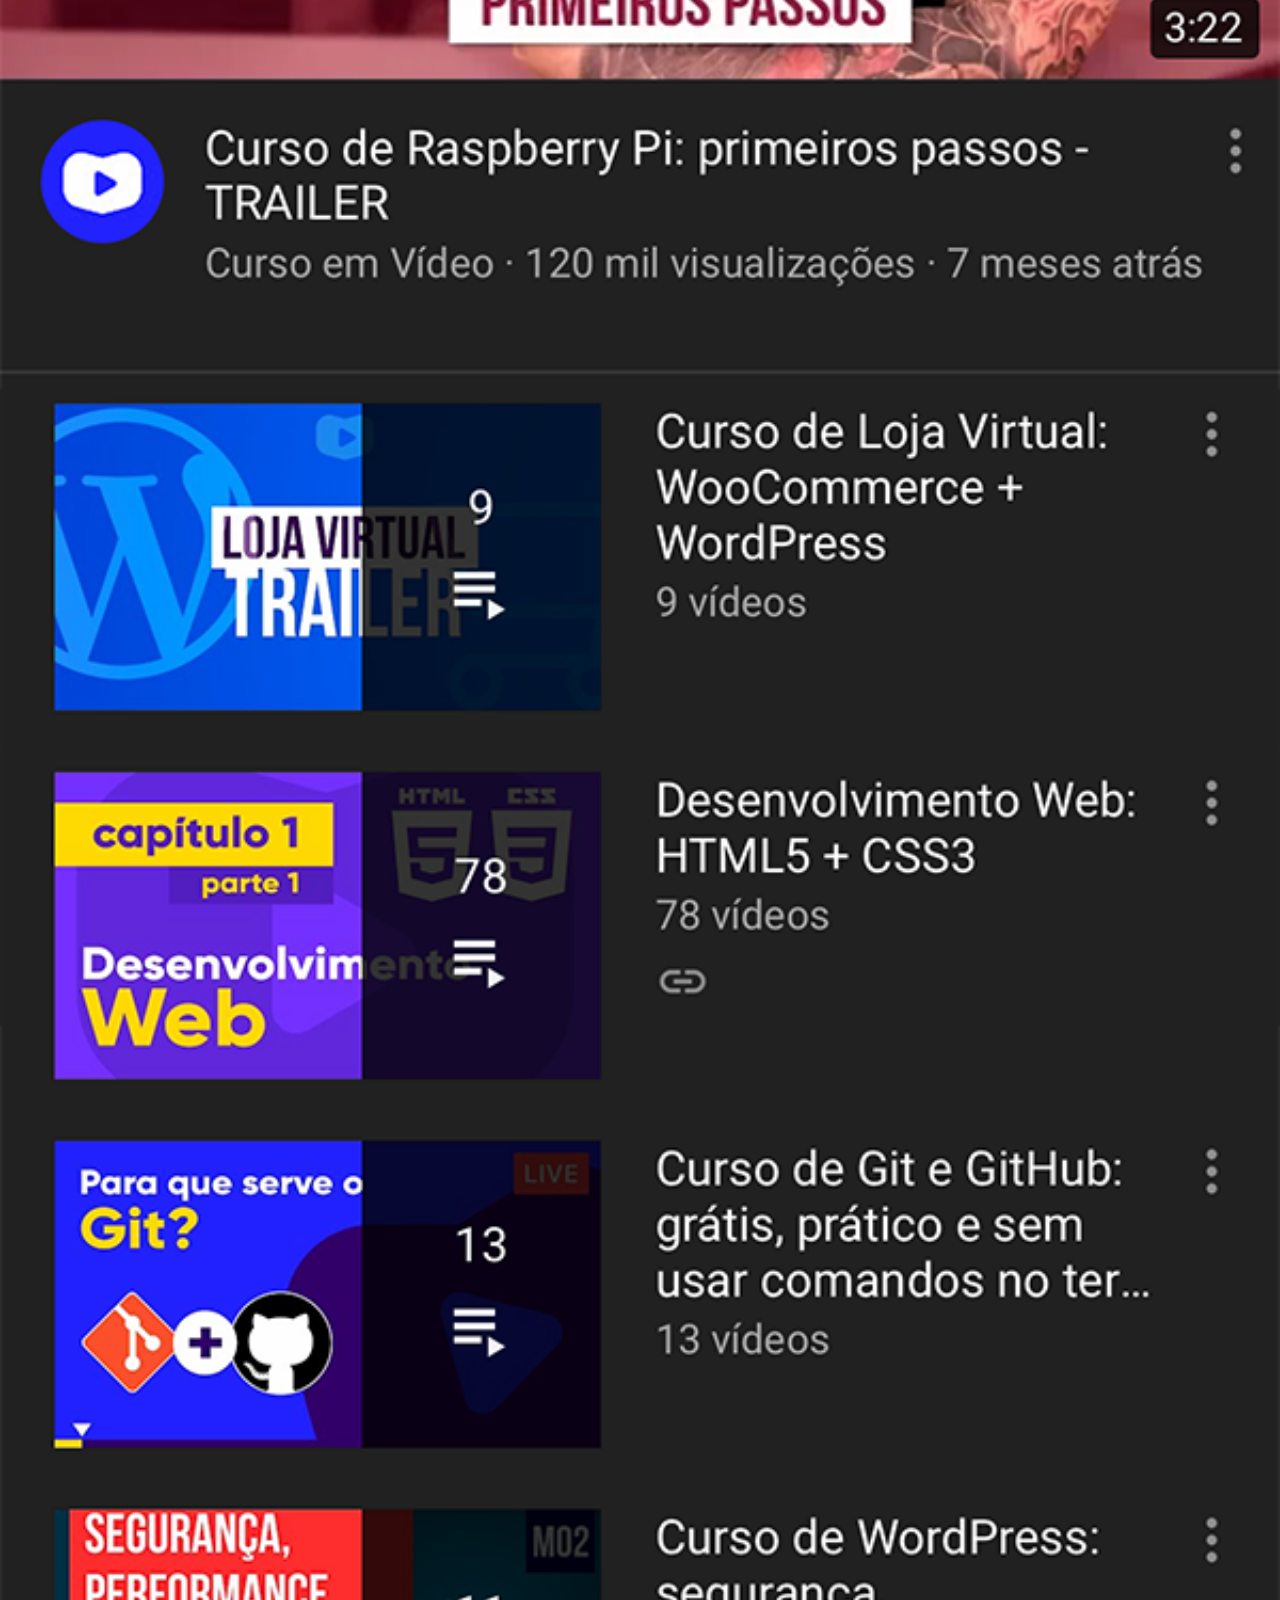
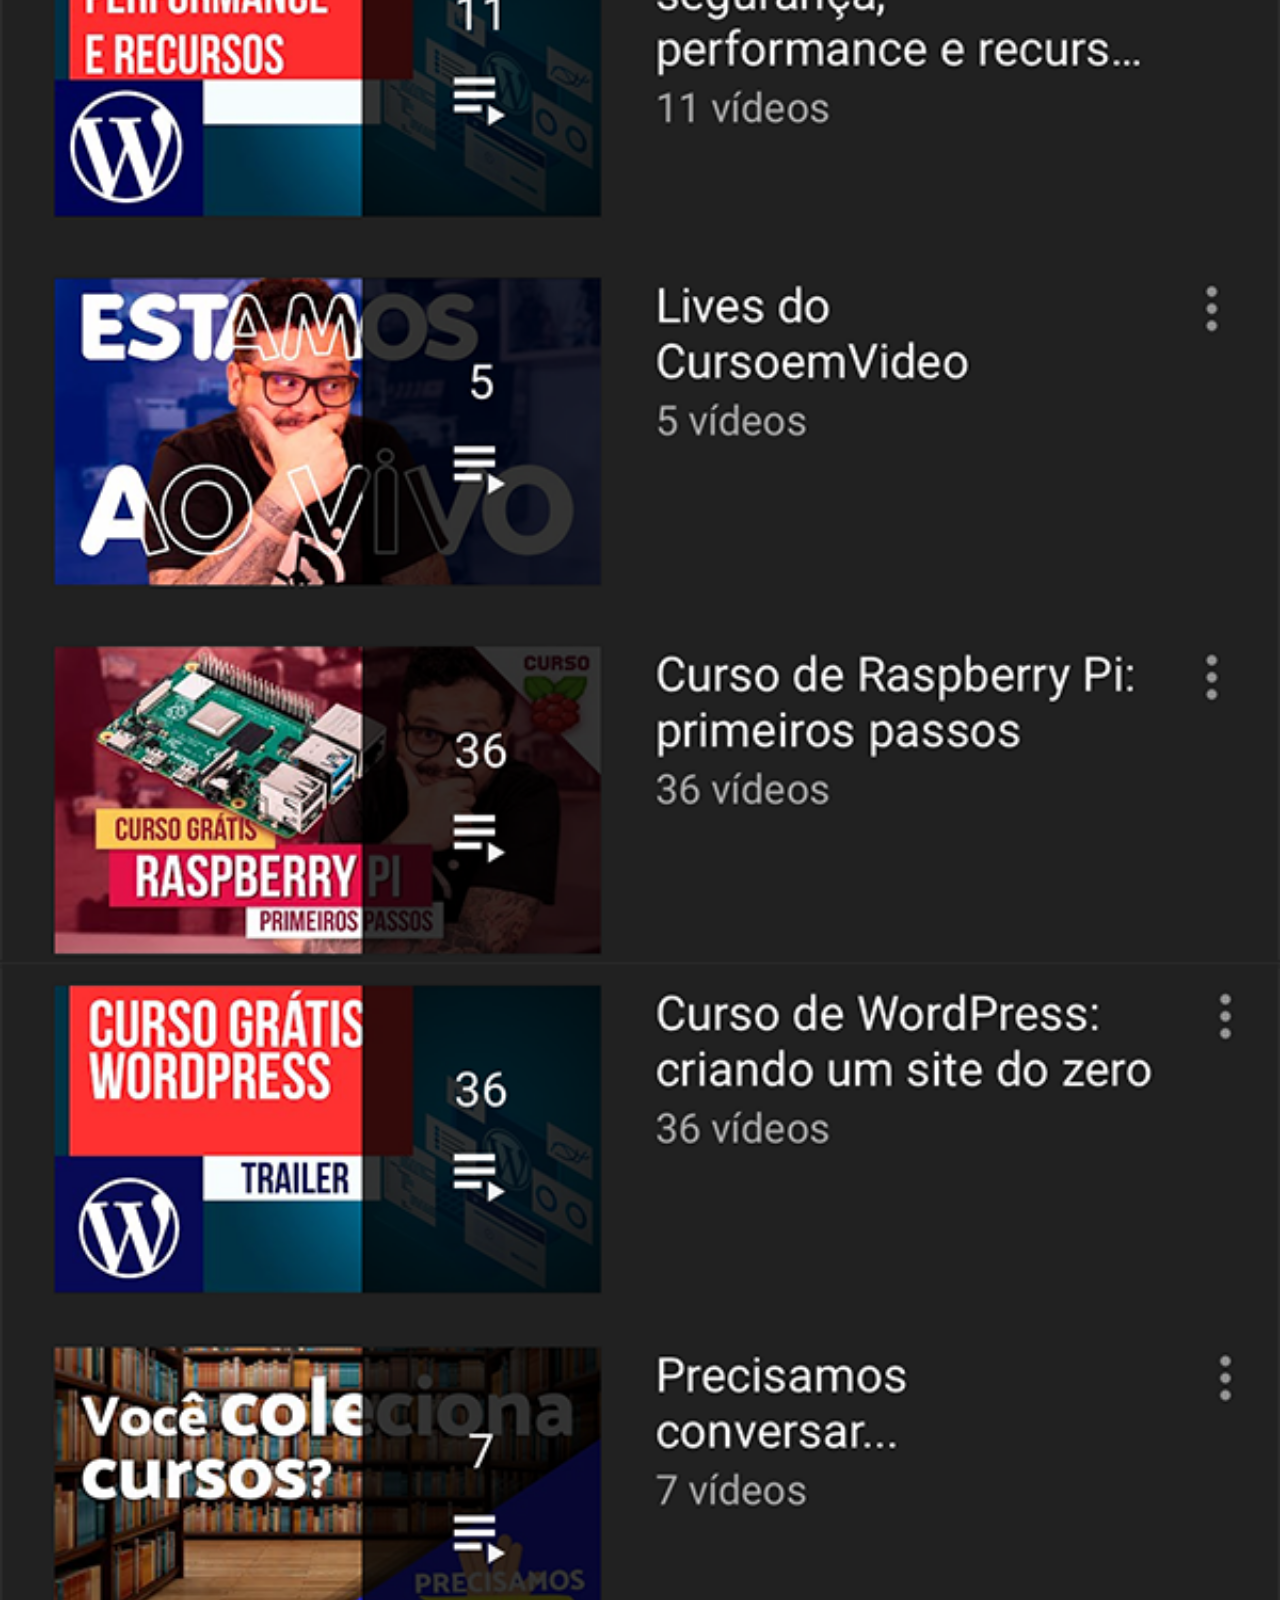
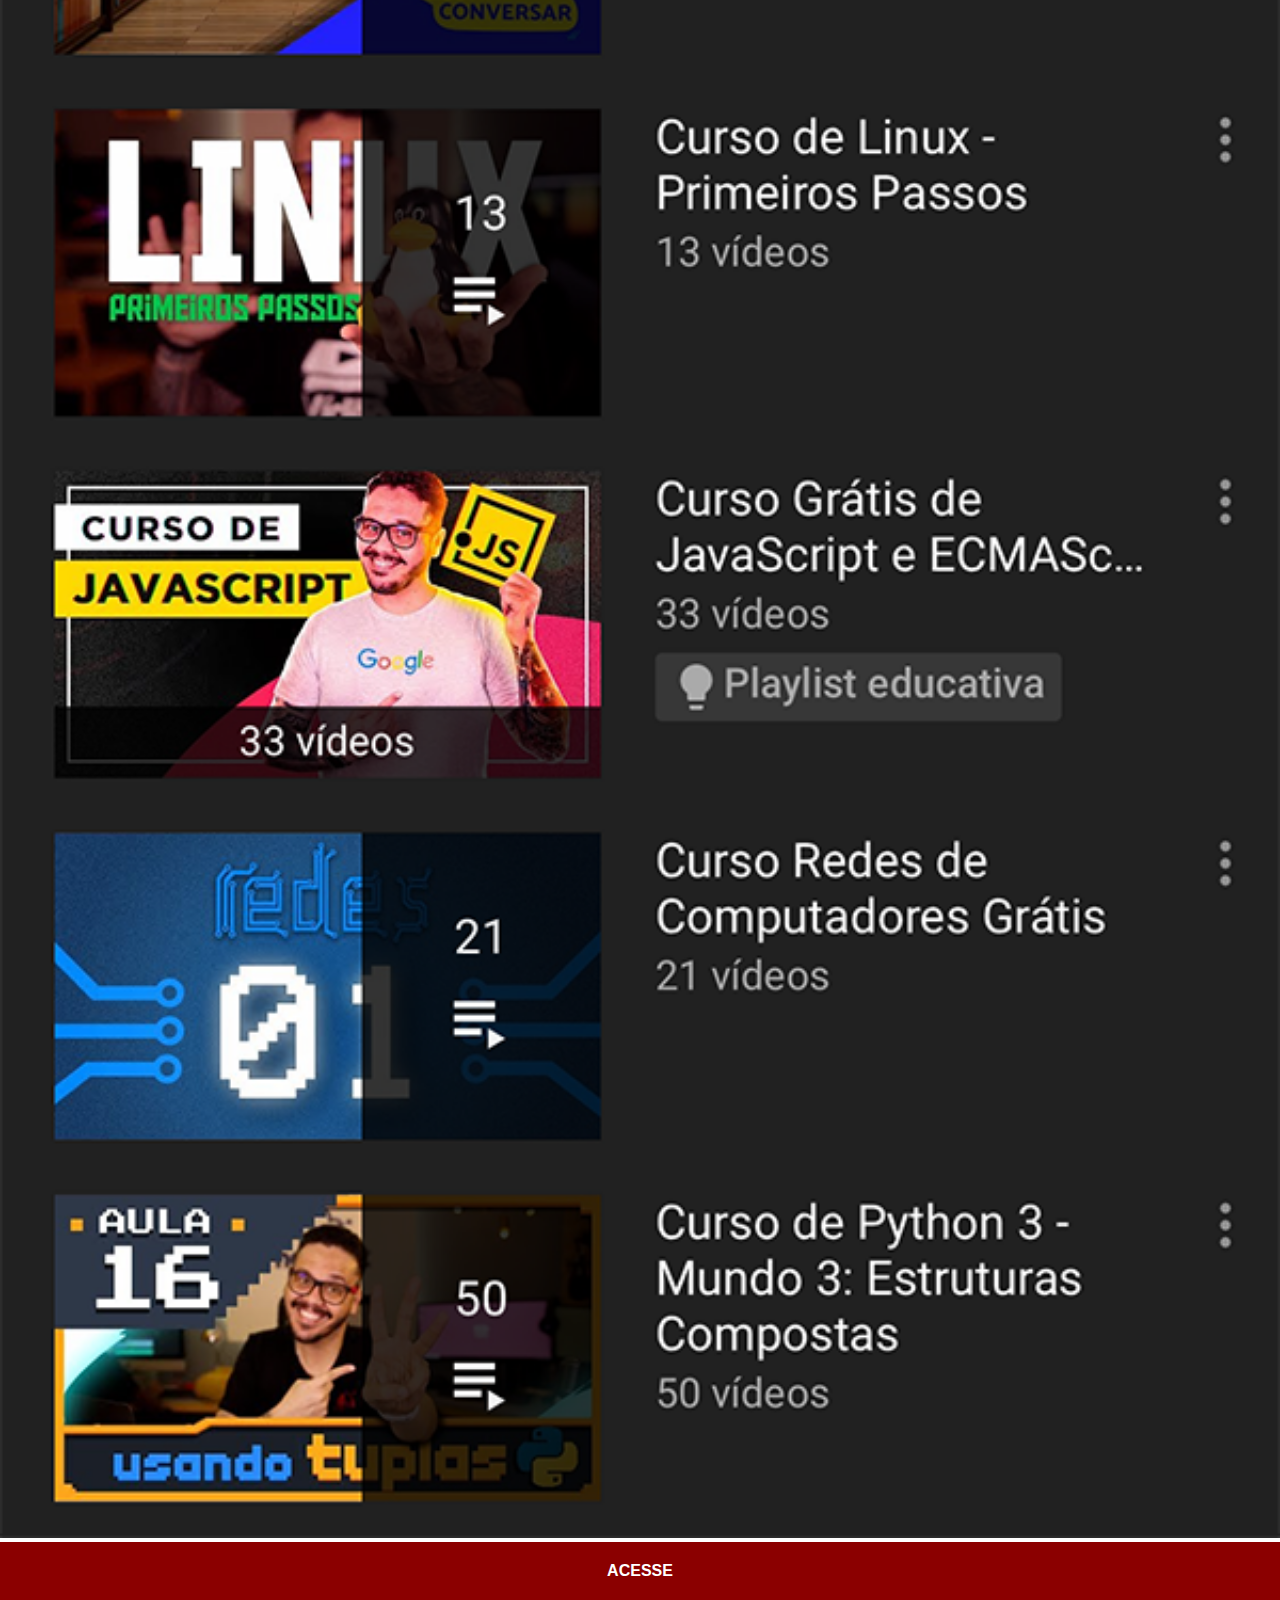
<file: youtube.html>
<!DOCTYPE html>
<html lang="pt-br">
<head>
    <meta charset="UTF-8">
    <meta http-equiv="X-UA-Compatible" content="IE=edge">
    <meta name="viewport" content="width=device-width, initial-scale=1.0">
    <title>Youtube</title>
    <link rel="stylesheet" href="estilos/social.css">

</head>
<body>
    <img src="imagens/tela-youtube.png" alt="Youtube">
    <a href="https://www.youtube.com/@CursoemVideo/playlists" target="_blank">ACESSE</a>
</body>
</html>
</file>
<file: estilos/styles.css>
@charset "UTF-8";
*{
    margin: 0;
    padding: 0;
    font-family: Arial, Helvetica, sans-serif;
}

html, body{
    height: 100vh;
    width: 100vw;
    background-color: black;
}
body{
    background: url(../imagens/fundo-madeira.jpg) no-repeat top center;
    background-size: cover;
    background-attachment: fixed;
}

main{
    height: 100vh;
    position: relative;
}

section#telefone{
    position: absolute;
    top: 50%;
    left: 50%;
    transform: translate(-50%,-50%);

    height: 627px;
    width: 310px;
    background: url(../imagens/frame-iphone.png) no-repeat;
}
iframe#tela{
    position: relative;
    top: 80px;
    left: 22px;
    width: 267px;
    height: 470px;
}
section#redes-sociais{
    text-align: center;
}
section#redes-sociais img{
    width: 50px;
    margin: 10px;
    border-radius: 50%;
    box-shadow: 2px 2px 5px rgba(0, 0, 0, 0.437);
    box-sizing: border-box;
}
section#redes-sociais img:hover{
    border: 2px solid rgba(253, 245, 245, 0.631);
    transform: translate(-2px,-2px);
    box-shadow: 4px 4px 4px rgba(0, 0, 0, 0.437);
    transition: transform .3s, border 1s;
}
</file>
<file: estilos/social.css>
@charset "UTF-8";
*{
    margin: 0px;
    padding: 0px;
    font-family: Arial, Helvetica, sans-serif;
}
::-webkit-scrollbar{
    width: 0px;
    height: 0px;
}
img{
    width: 100vw;
}
a{
    display: block;
    background-color: darkred;
    color: white;
    padding: 20px;
    text-align: center;
    font-weight: bolder;
    text-decoration: none;
}
a:hover{
    background-color: red;
}
</file>
